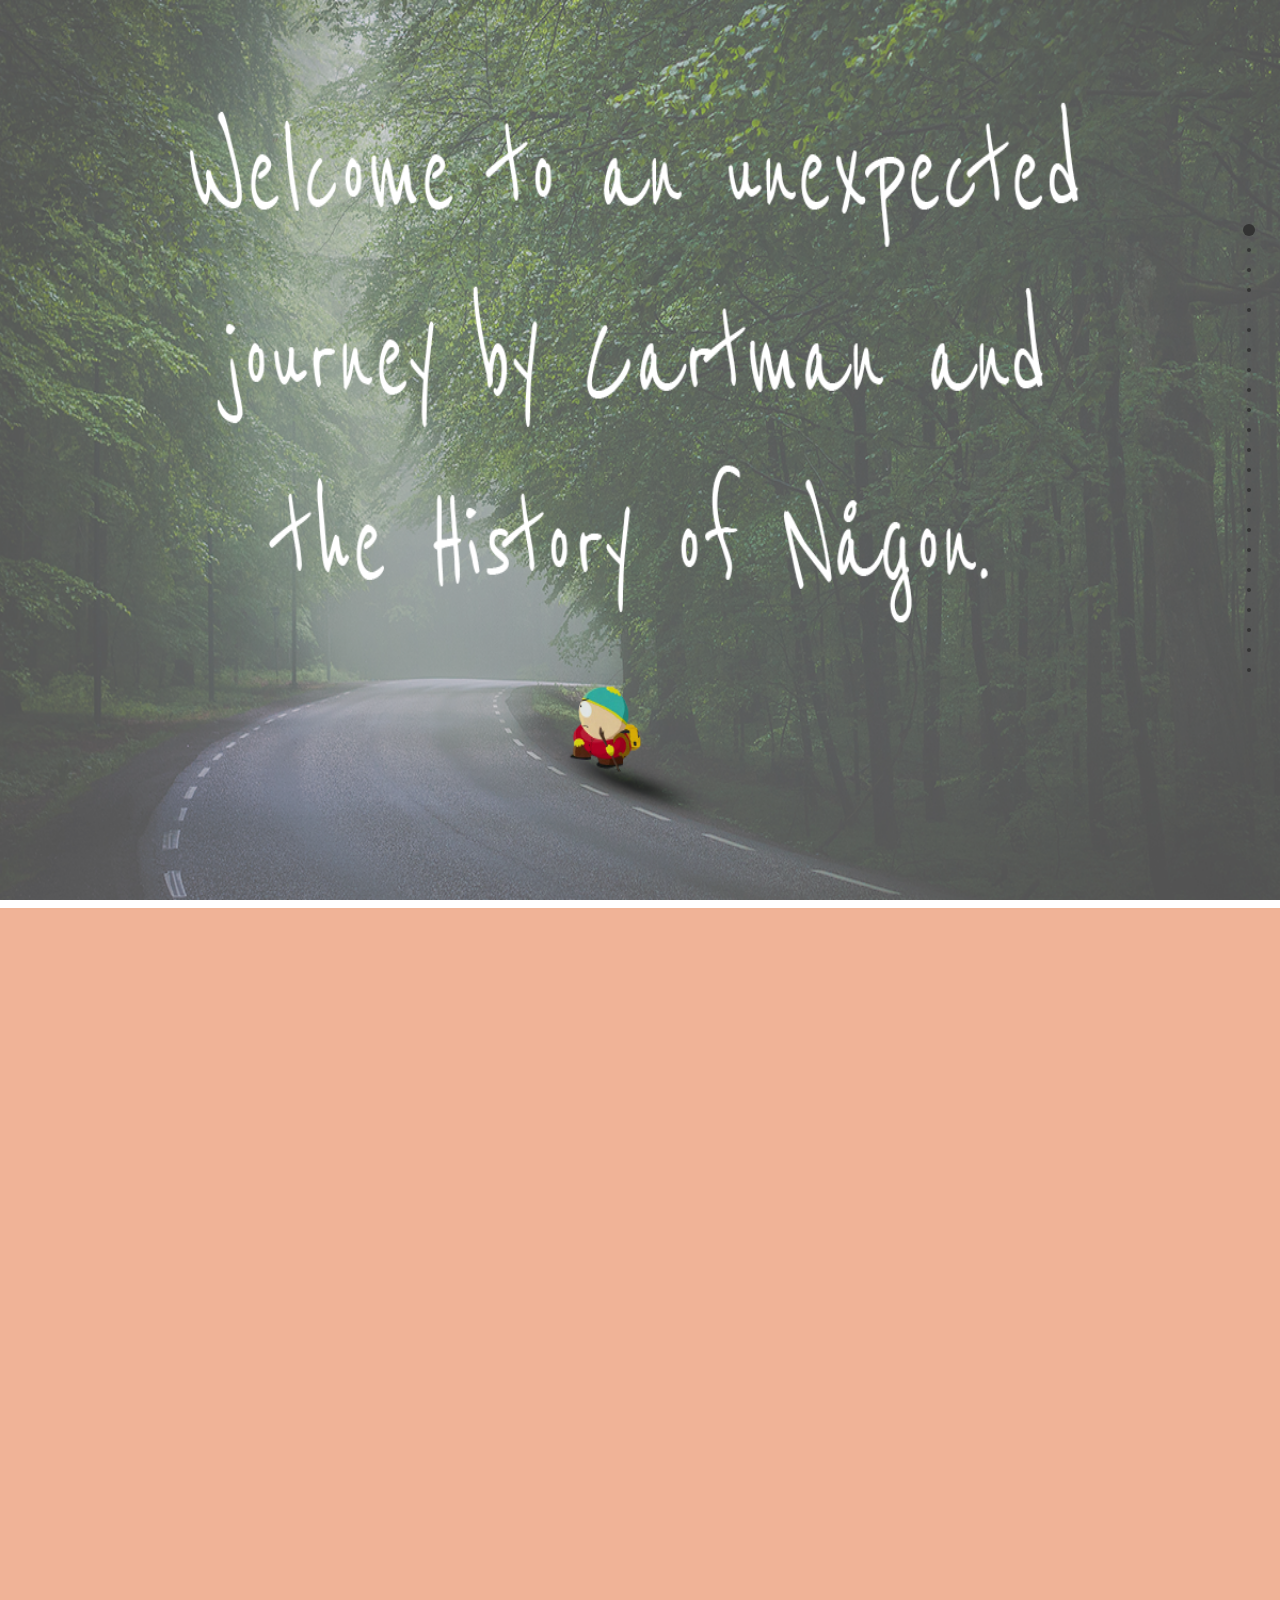
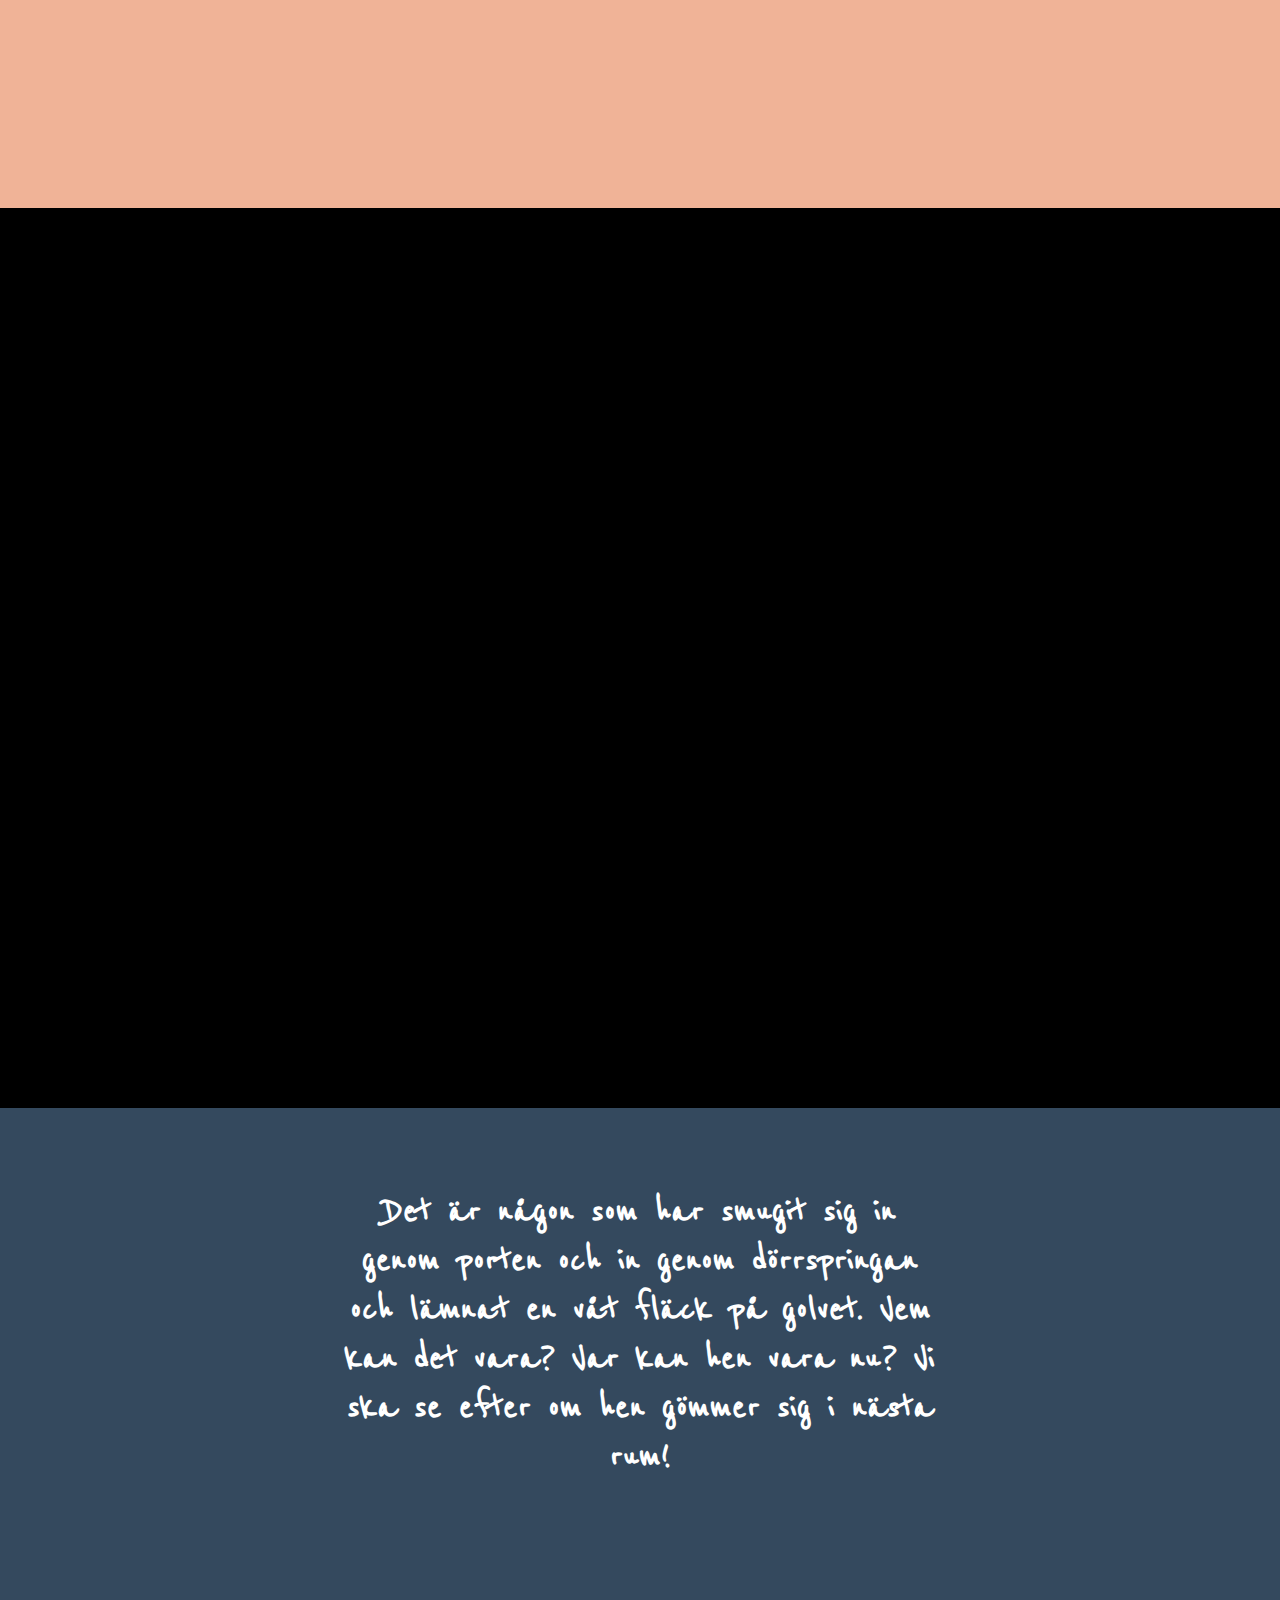
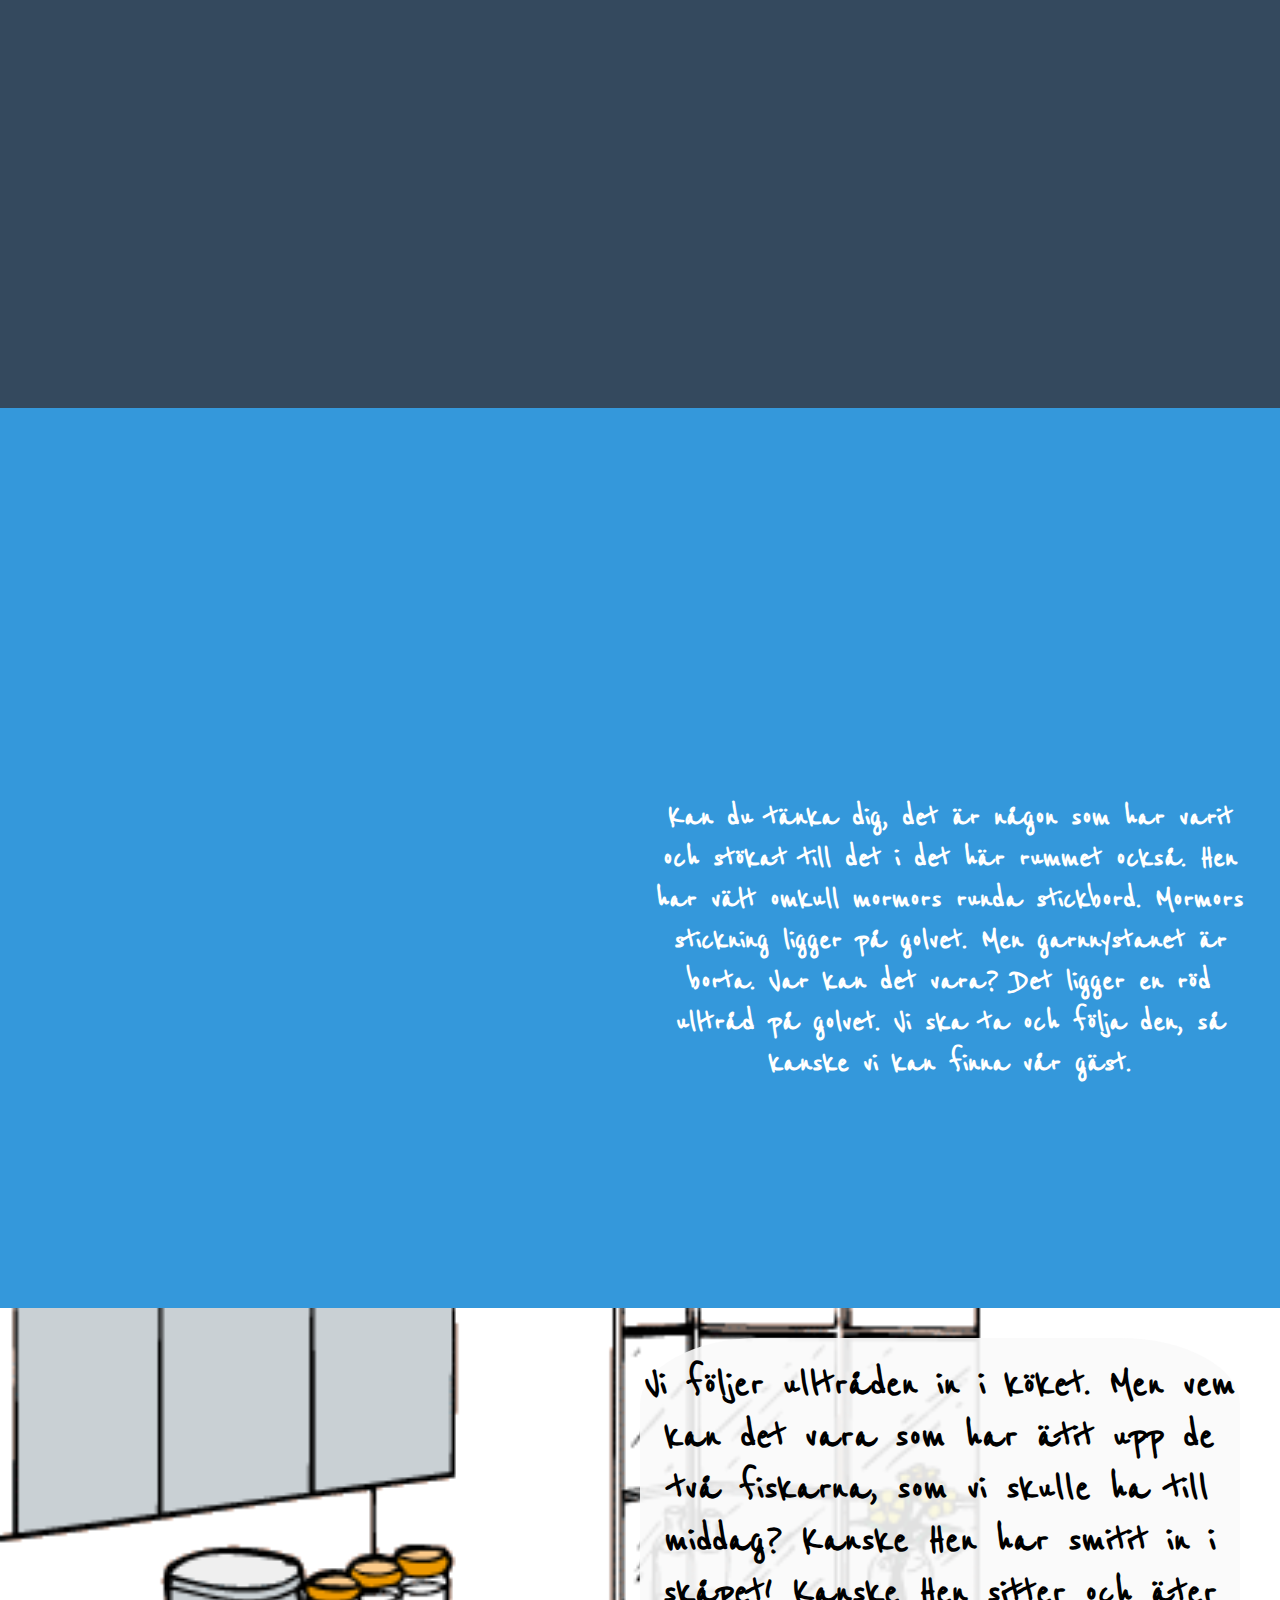
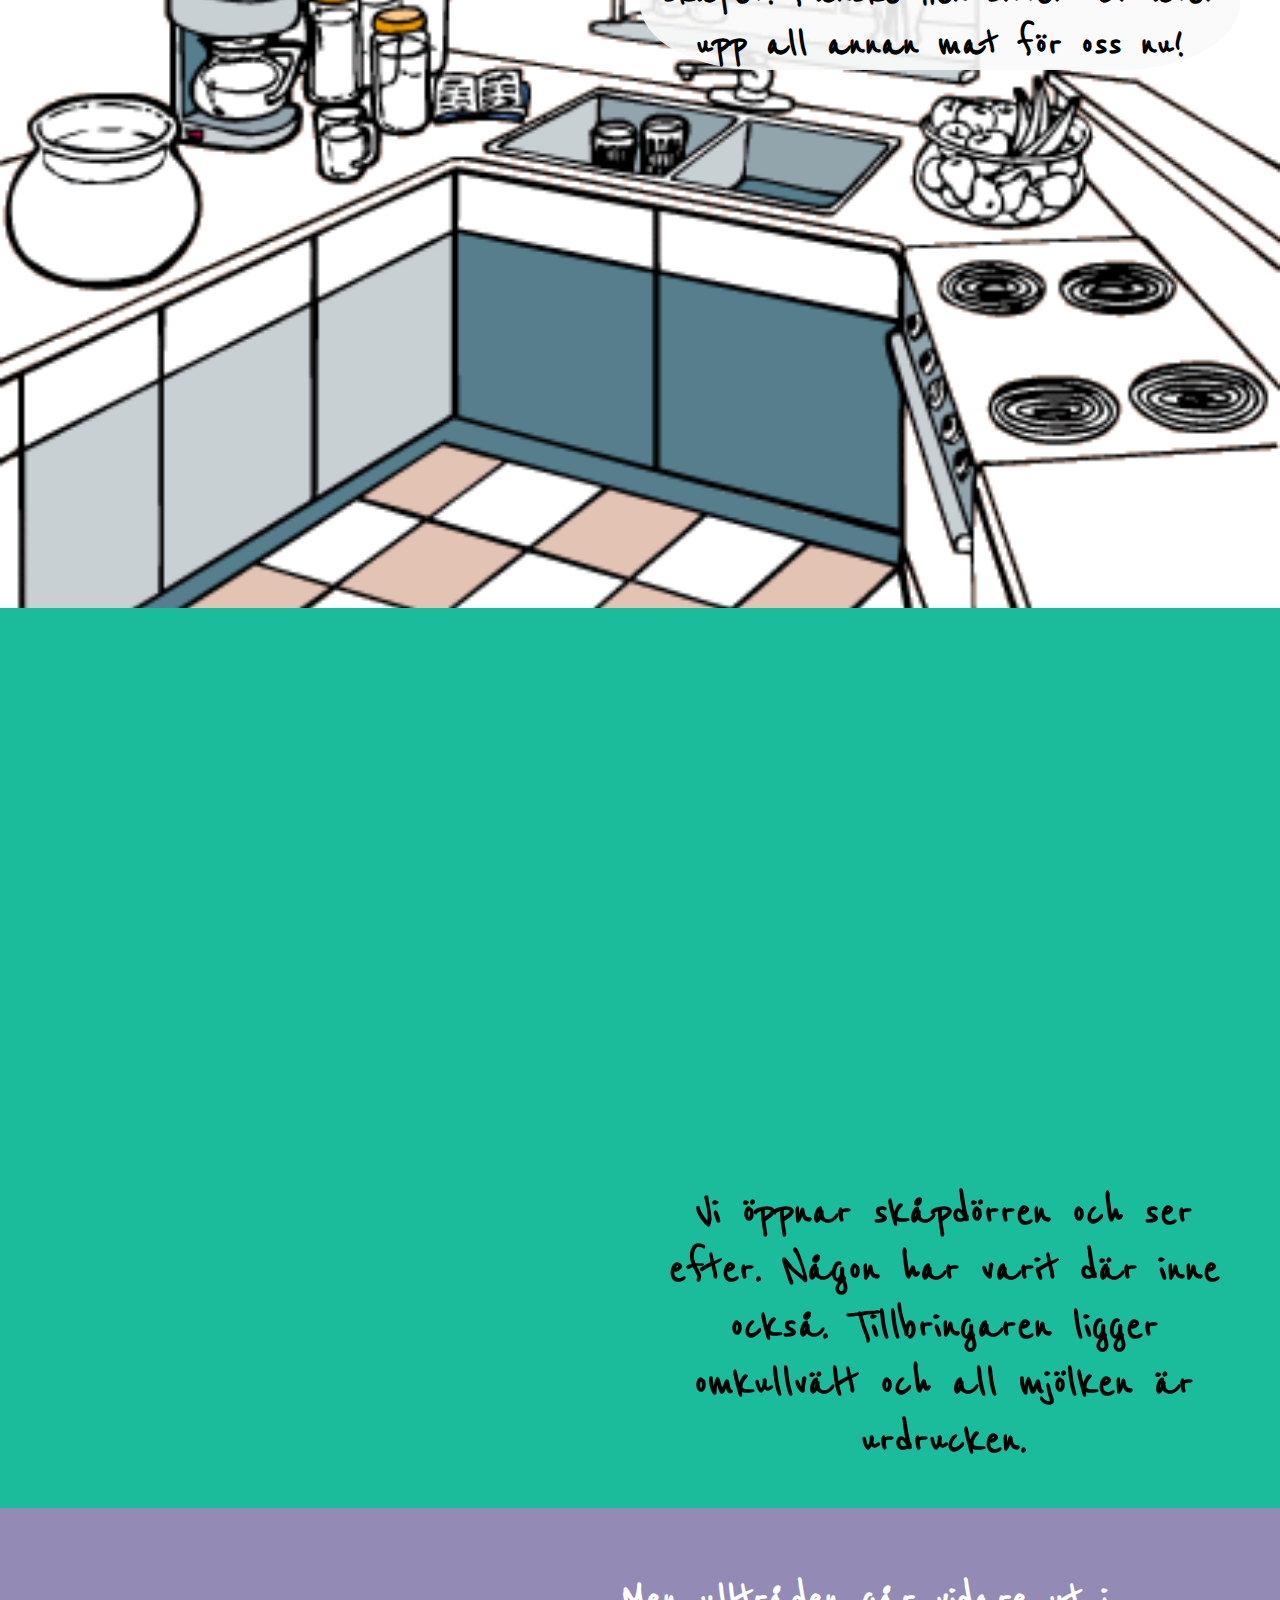
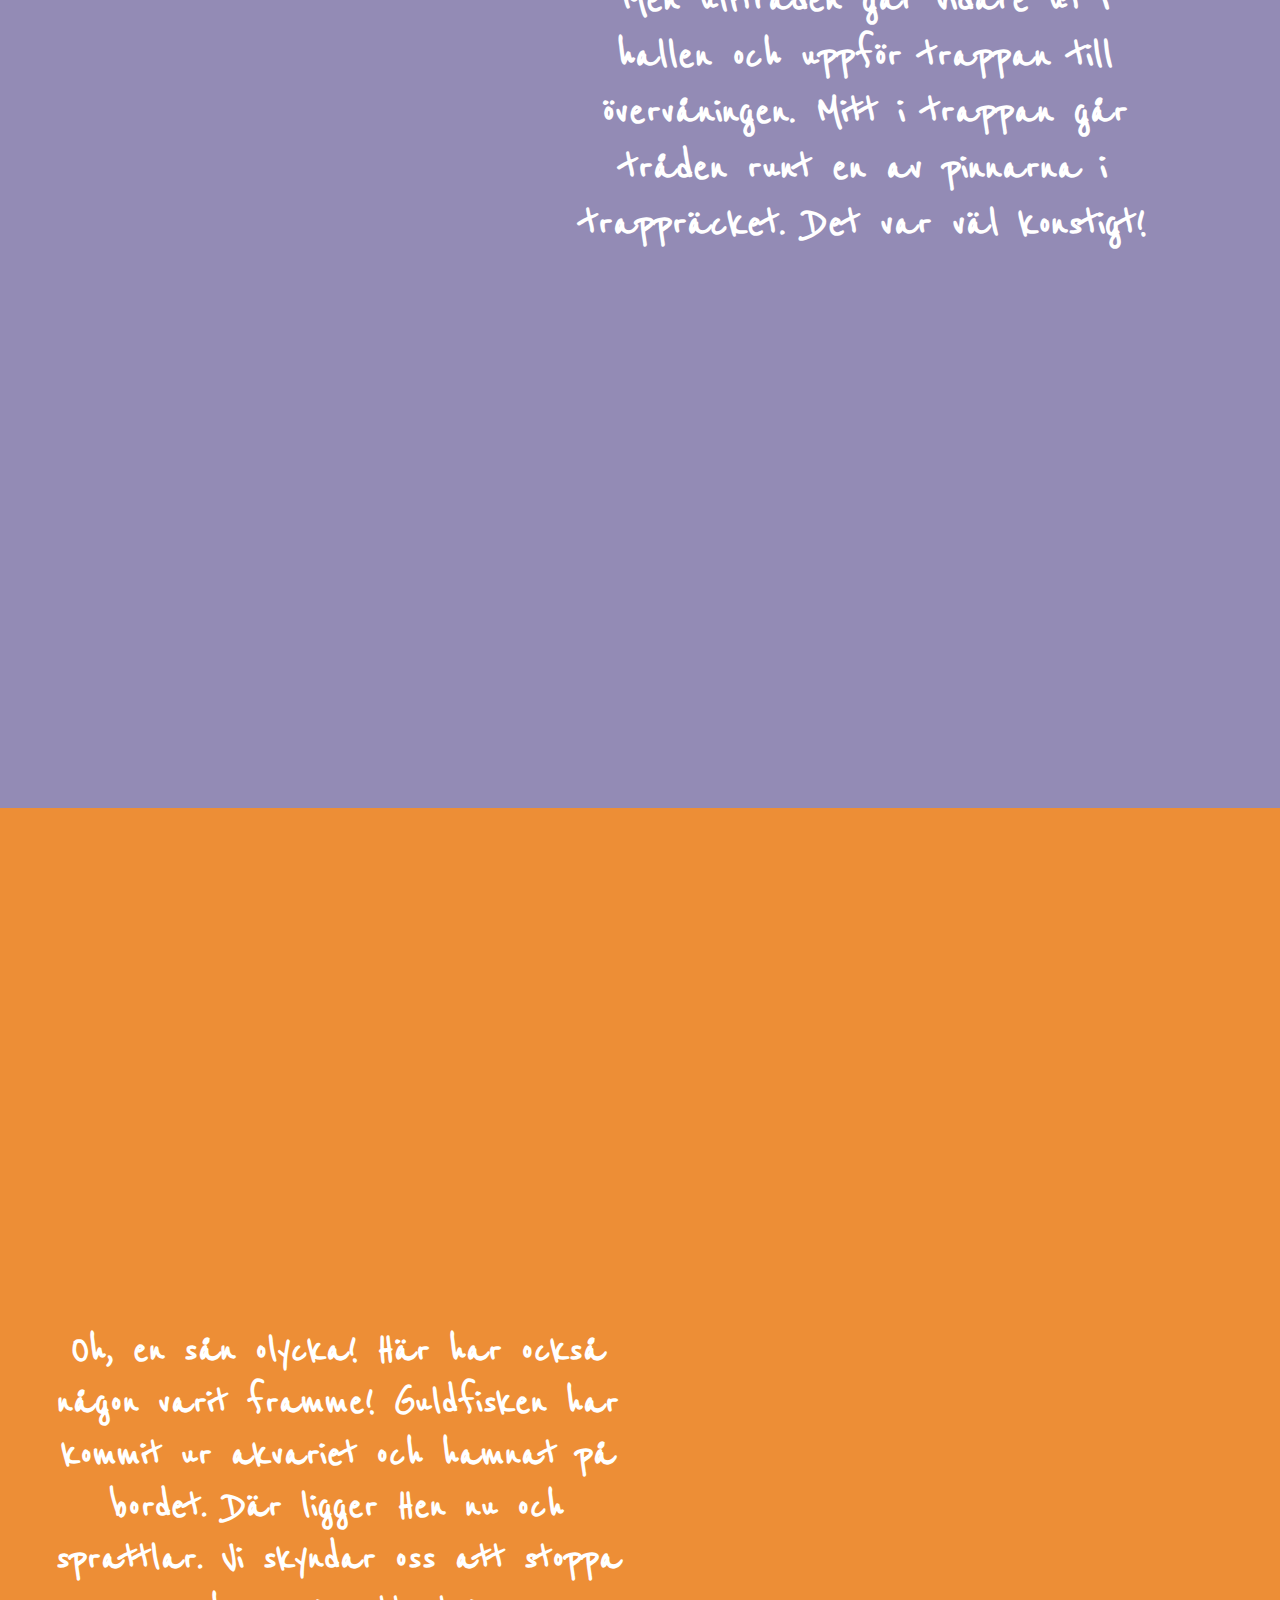
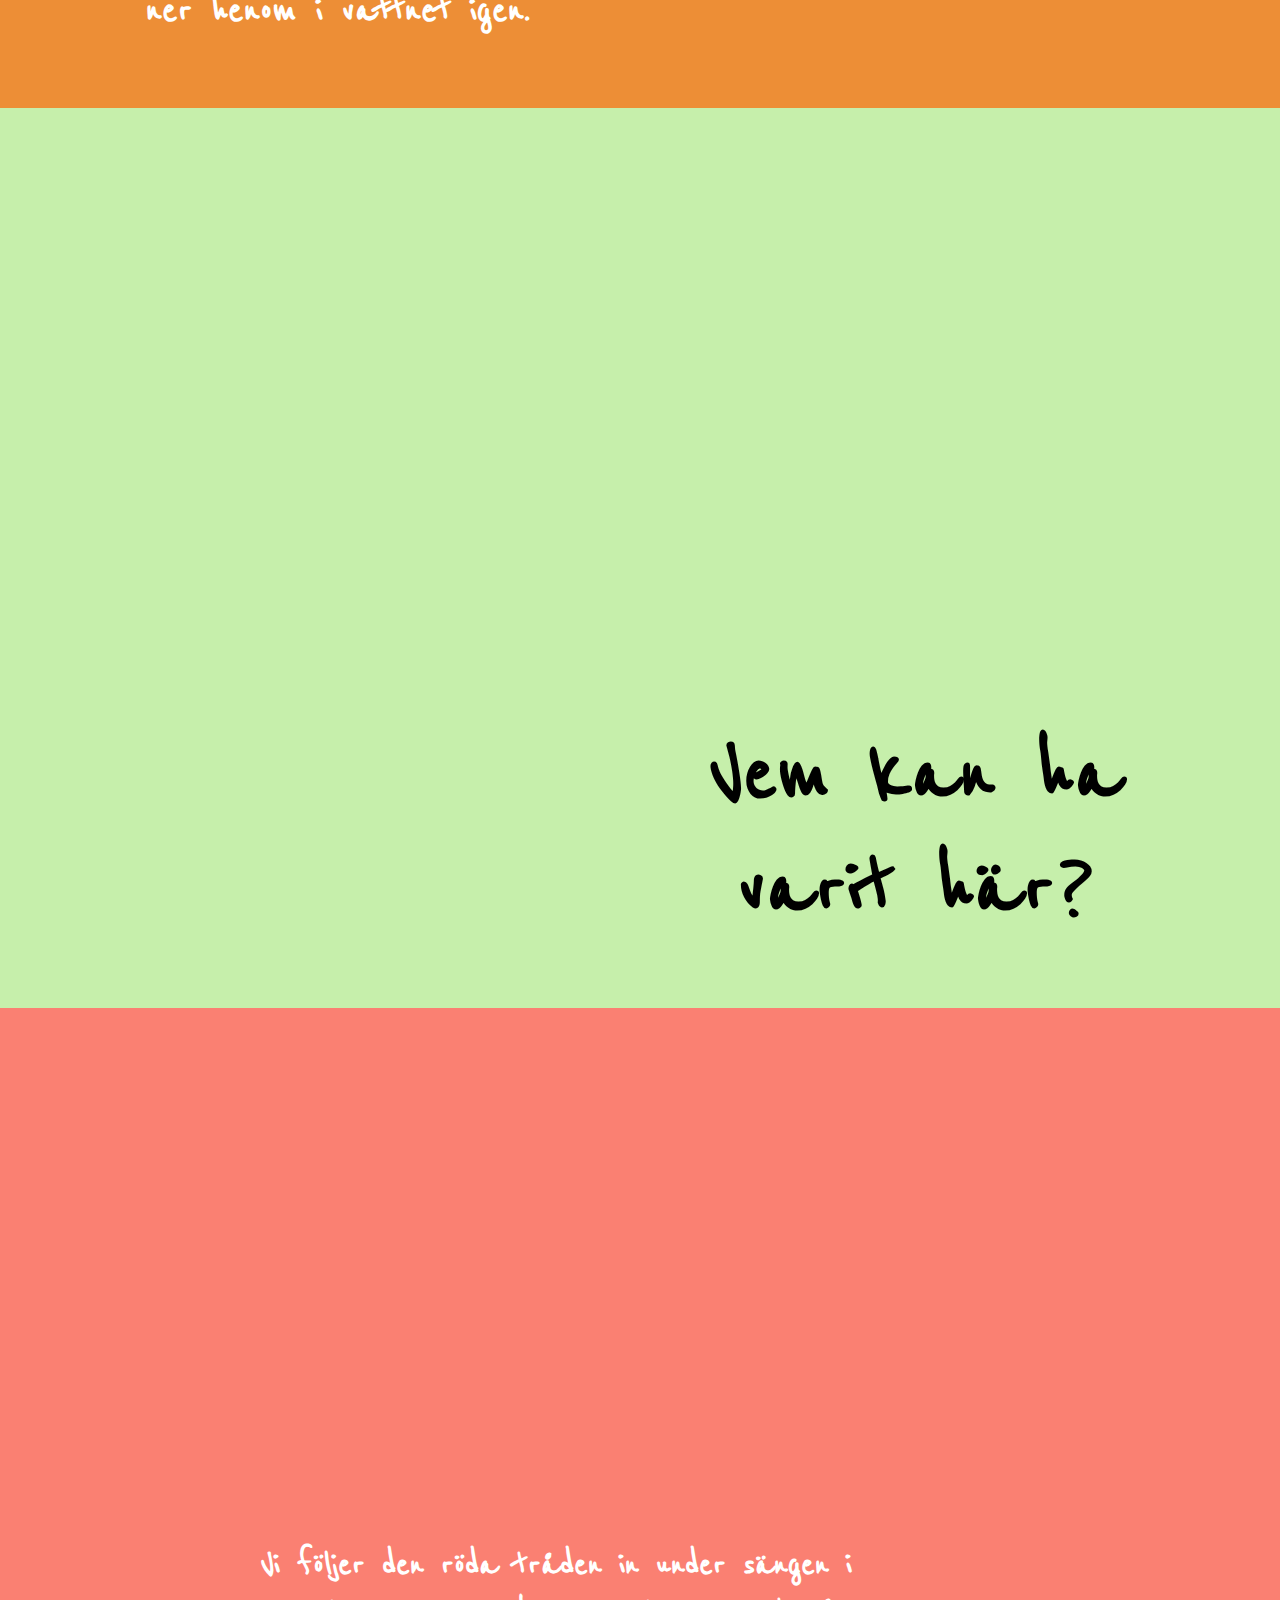
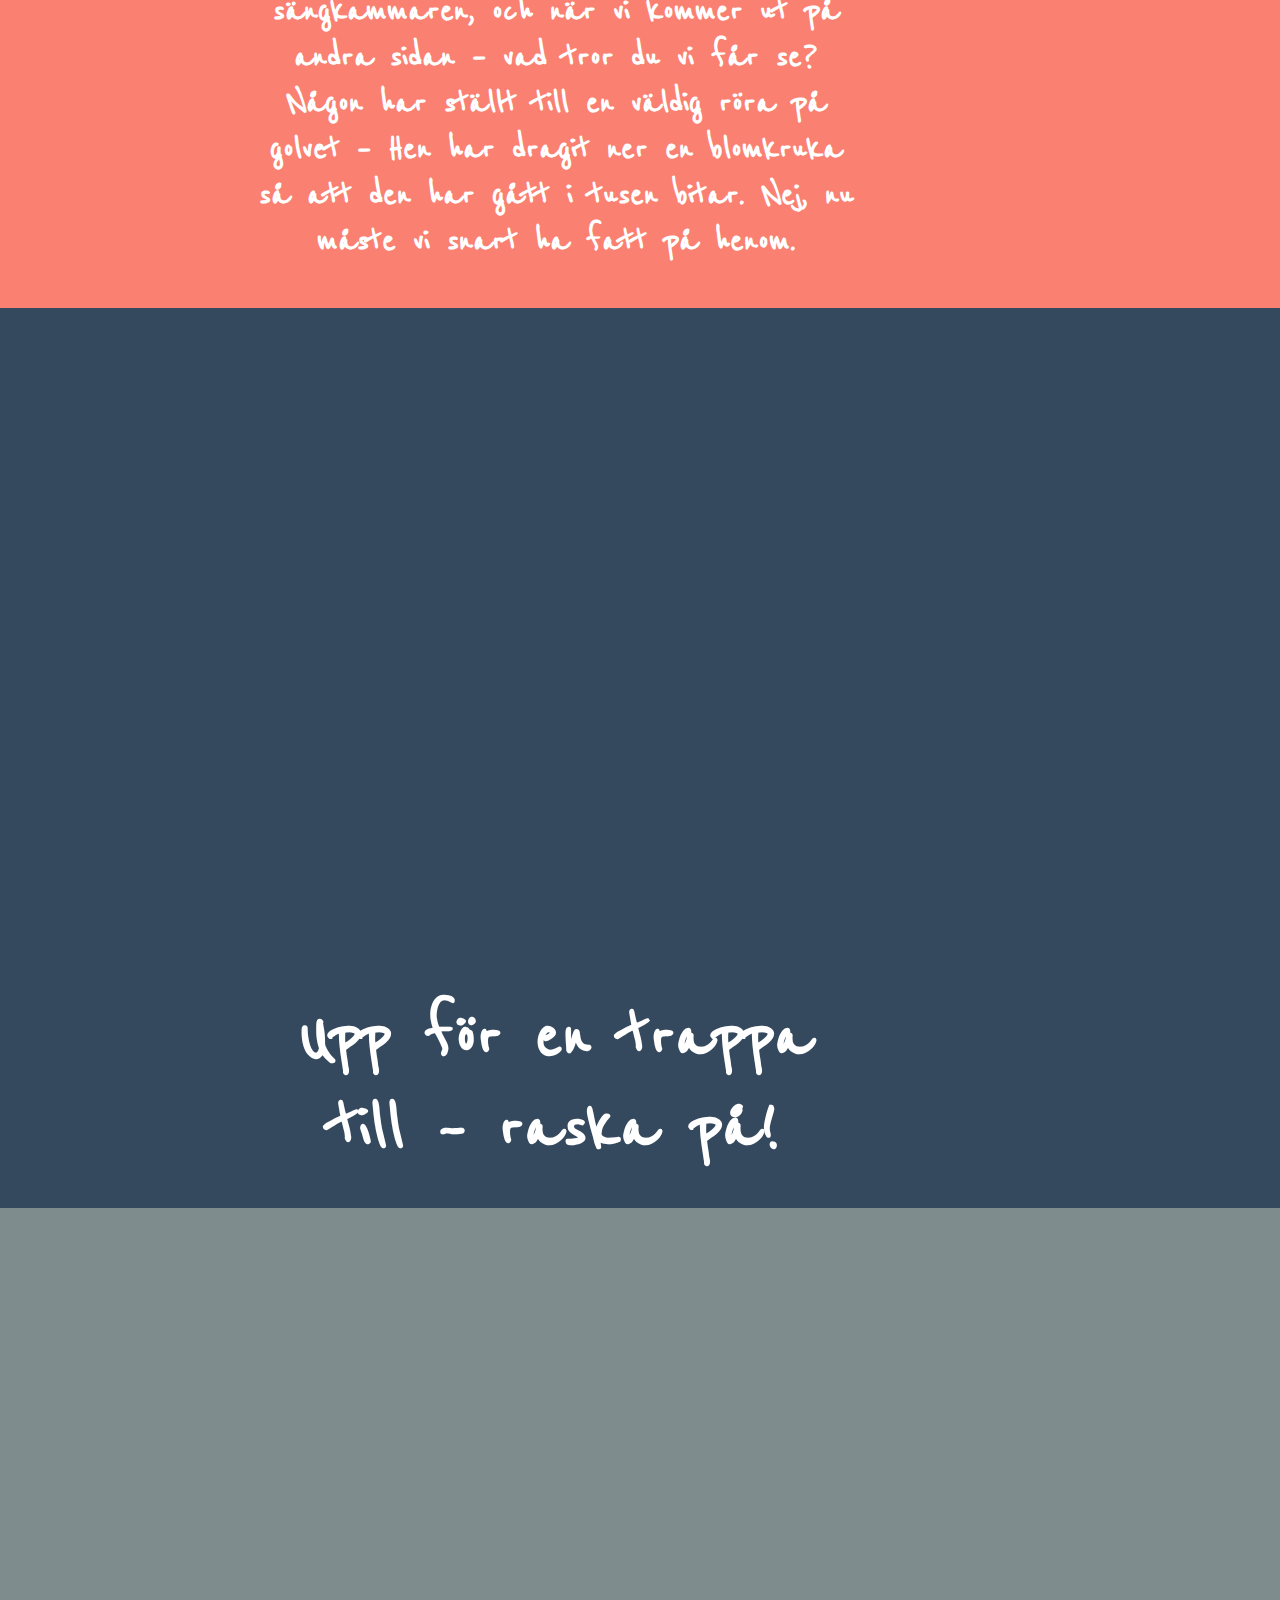
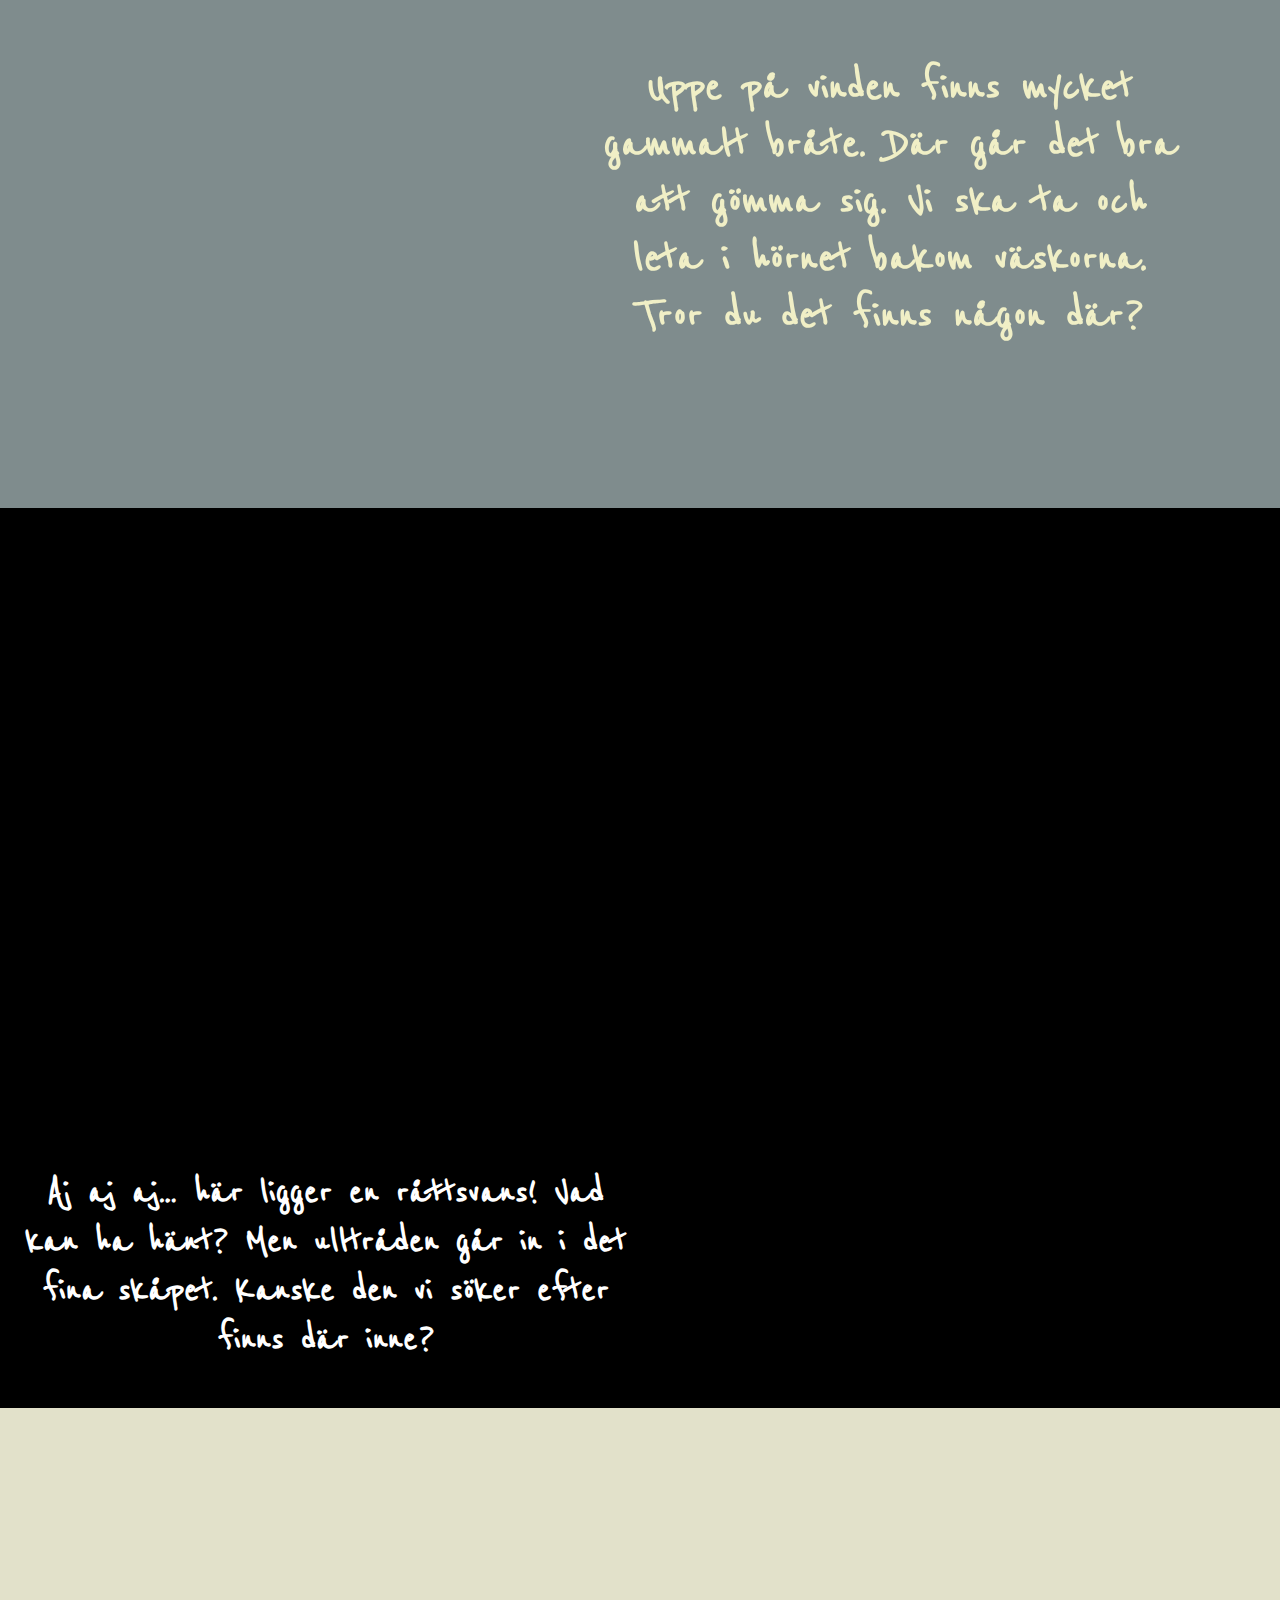
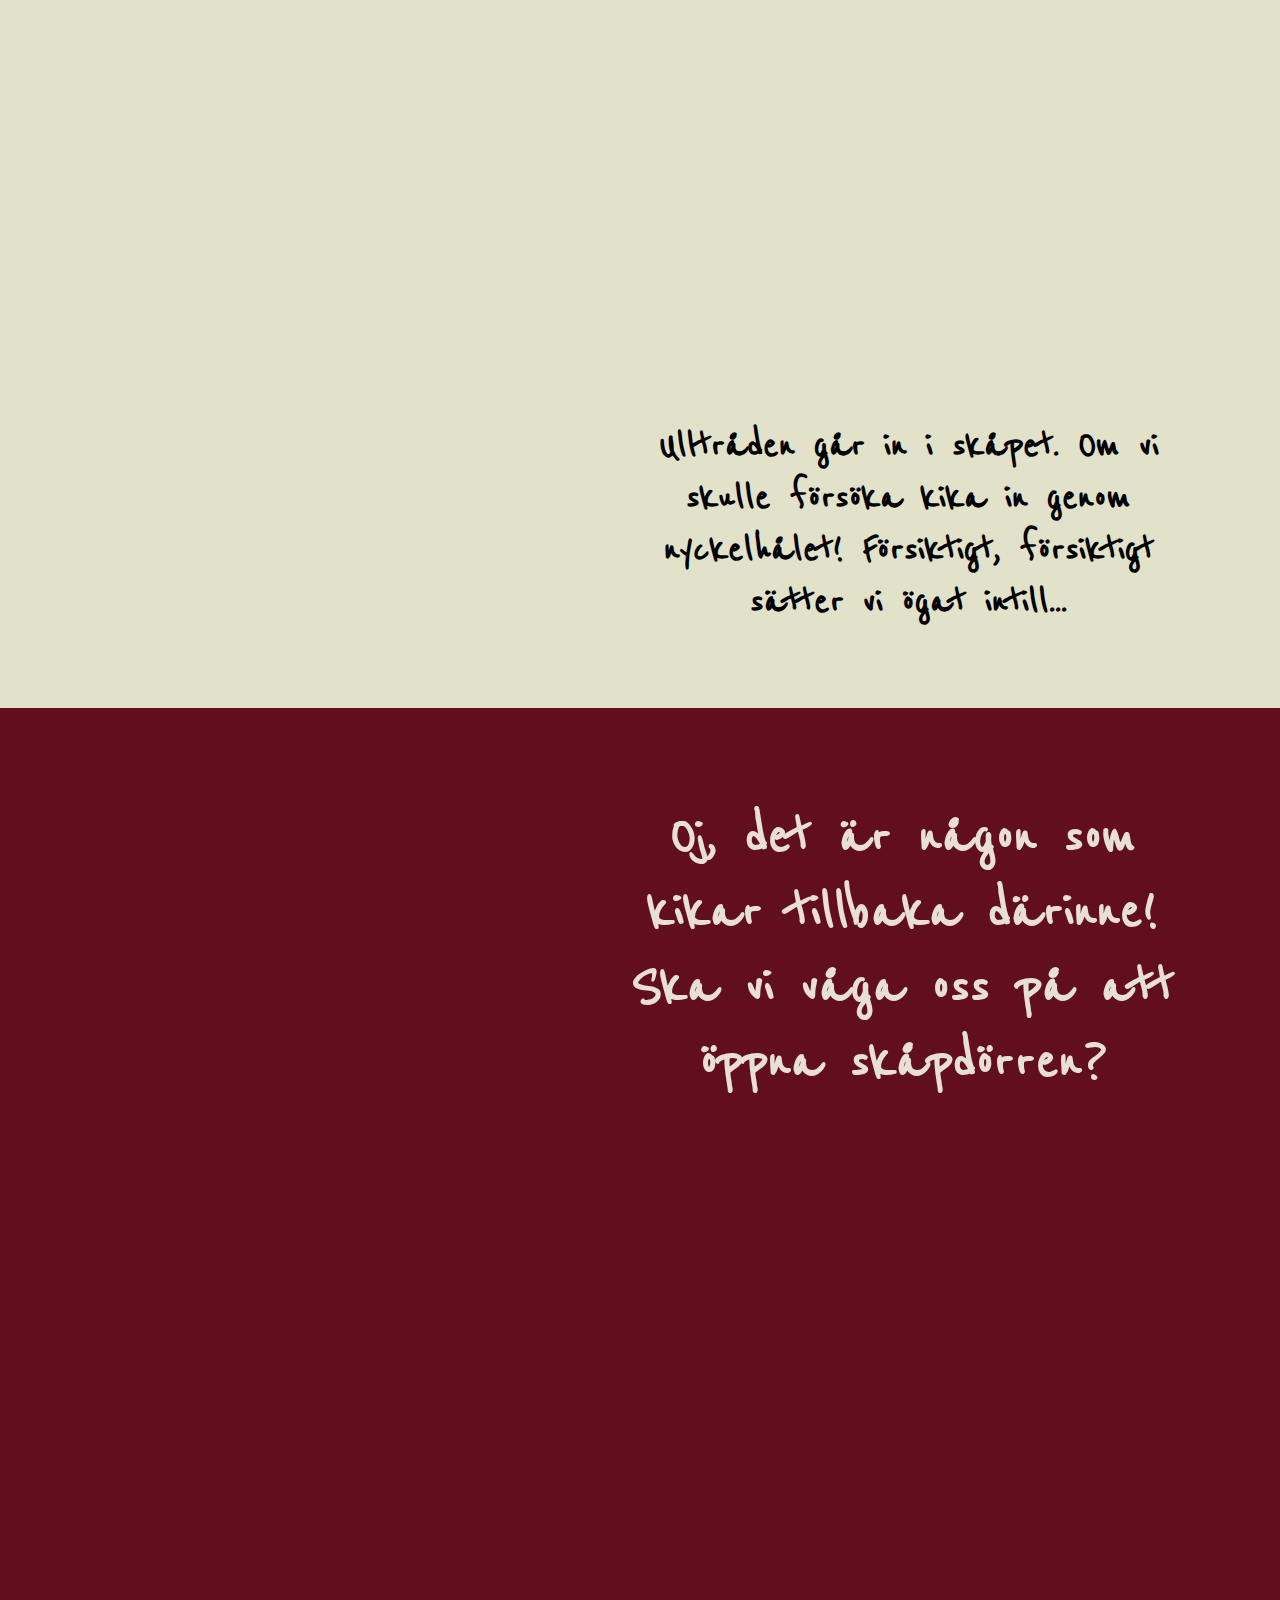
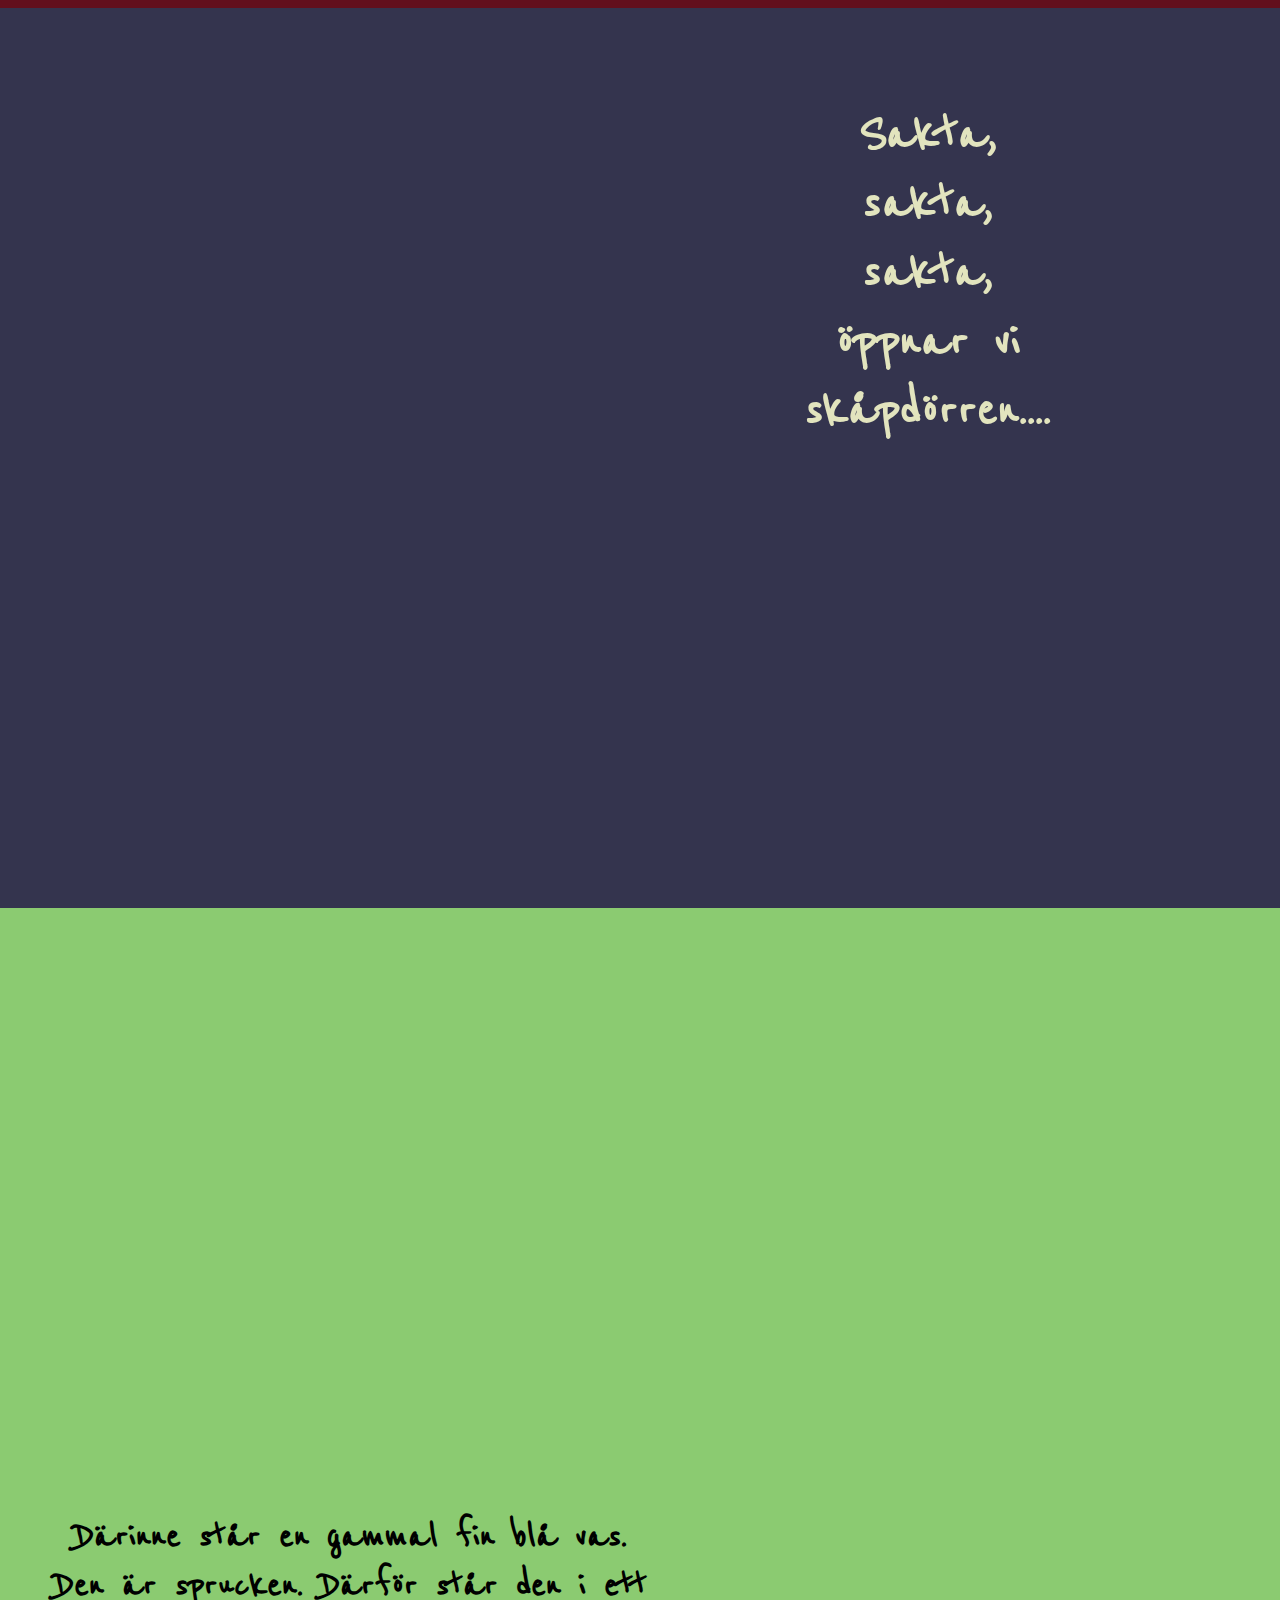
<file: code/index.html>
<!DOCTYPE html>
<html lang="en">

<head>
  <!-- Required meta tags -->
  <meta charset="utf-8">
  <meta name="viewport" content="width=device-width, initial-scale=1, shrink-to-fit=no">
  <!-- Bootstrap CSS -->
  <link rel="stylesheet" href="customize.css">
  <script src="jquery-3.2.1.min.js"></script>
  <script src="jquery.fullPage.min.js"></script>
  <link rel="stylesheet" href="jquery.fullPage.css"></script>
  <link rel="stylesheet" href="animate.css">
  <link href="https://fonts.googleapis.com/css?family=Reenie+Beanie" rel="stylesheet">
  <script src="wow.min.js"></script>
              <script>
              new WOW().init();
              </script>
  <!-- Från gamla skiten -->
  <!-- <script type="text/javascript" src="test-script.js"></script>
  <script type="text/javascript" src="scroll.js"></script>
  <link href="https://fonts.googleapis.com/css?family=Special+Elite" rel="stylesheet"> -->


</head>

<body>

  <div id="wrapper">

    <div class="section">
        <img class="landPage" src="images/startingpage2cursive.png"  alt="">
        <img class="landPageSmall" src="images/startingpagecursivemordor.png" alt="">
    </div>

    <div class="section first">
      <p class="wow fadeInDownBig howdy">Hooowdy Haa!</p>
      <div class="startCart">
      <img class="wow lightSpeedIn"  src="cartman/startHappy.png" alt=""></div>
    </div>

    <div class="section second">
      <div class="secCart"><img class="wow fadeInLeft" src="cartman/wondering5.png" alt=""></div>
      <p class="wow fadeIn">Det här var underligt! Det är en våt fläck på golvet i tamburen! Någon måste ha varit här!</p>
      <div class="splash"><img class="wow fadeInUp" src="images/splash.png" alt=""></div>
    </div>

    <div class="section third">
      <p class="thirdText">Det är någon som har smugit sig in genom porten och in genom dörrspringan och lämnat en våt fläck på golvet. Vem kan det vara? Var kan hen vara nu? Vi ska se efter om hen gömmer sig i nästa rum!</p>
      <div class="cartThr"><img class="wow fadeInUpBig" src="cartman/wondering4.png" alt=""></div>
      <div class="doorDark"><img class="wow flipInY" src="images/doornew.png" alt=""></div>
    </div>

    <div class="section fourth">
      <div class="wondering3"><img class="wow wobble" src="cartman/wondering3.png" alt=""></div>
      <div class="red-yarn"><img class="wow fadeInRightBig"src="images/red-yarn.png" alt=""></div>
      <div class="sowing-table"><img class="wow bounceIn" src="images/sowing-table.png" alt=""></div>
      <p class="fourthText">Kan du tänka dig, det är någon som har varit och stökat till det i det här rummet också. Hen har vält omkull mormors runda stickbord. Mormors stickning ligger på golvet. Men garnnystanet är borta. Var kan det vara? Det ligger en röd ulltråd på golvet. Vi ska ta och följa den, så kanske vi kan finna vår gäst.</p>
    </div>

    <div class="section kitchen">
      <div class="kitchCart"><img class="wow fadeInLeft" src="cartman/terrified.png" alt=""></div>
      <!-- <img class="wow slideInRight kitchen" src="images/kitchen.png" alt=""> -->
      <p class="fifthText">Vi följer ulltråden in i köket. Men vem kan det vara som har ätit upp de två fiskarna, som vi skulle ha till middag? Kanske Hen har smitit in i skåpet! Kanske Hen sitter och äter upp all annan mat för oss nu!</p>
    </div>

    <div class="section sixth">
      <div class="angry"><img class="wow jackInTheBox" src="cartman/angry.png" alt=""></div>
      <div class="milk"><img class="wow fadeInUp" src="images/milk.png" alt=""></div>
      <p class="sixthText">Vi öppnar skåpdörren och ser efter. Någon har varit där inne också. Tillbringaren ligger omkullvält och all mjölken är urdrucken.</p>
    </div>

    <div class="section seventh">
      <p class="seventhText">Men ulltråden går vidare ut i hallen och uppför trappan till övervåningen. Mitt i trappan går tråden runt en av pinnarna i trappräcket. Det var väl konstigt!</p>
      <div class="confused"><img class="wow fadeInUp" src="cartman/confused.png" alt=""></div>
    </div>

    <div class="section eigth">
      <div class="helpingFishes"><img class="wow bounceInLeft" src="cartman/helpingFishes.png" alt=""></div>
      <div class="fishbowl"><img class="wow bounceInLeft" src="images/fishbowl.png" alt=""></div>
      <p class="eigthText">Oh, en sån olycka! Här har också någon varit framme! Guldfisken har kommit ur akvariet och hamnat på bordet. Där ligger Hen nu och sprattlar. Vi skyndar oss att stoppa ner henom i vattnet igen.</p>
    </div>

    <div class="section ninth">
      <div class="wondering7v2"><img class="wow fadeInDown" src="cartman/wondering7v2.png" alt=""></div>
      <p class="ninthText">Vem kan ha varit här?</p>
    </div>

    <div class="section tenth">
      <div class="angryyy"><img class="wow shake" src="cartman/angryyy.png" alt=""></div>
      <div class="broken-vase"><img class="wow flash" src="images/broken-vase.png" alt=""></div>
      <p class="tenthText">Vi följer den röda tråden in under sängen i sängkammaren, och när vi kommer ut på andra sidan – vad tror du vi får se? Någon har ställt till en väldig röra på golvet – Hen har dragit ner en blomkruka så att den har gått i tusen bitar. Nej, nu måste vi snart ha fatt på henom.</p>
    </div>

    <div class="section eleventh">
      <div class="searchingflip"><img class="wow rubberBand" src="cartman/searchingflip.png" alt=""></div>
      <div class="stairs"><img class="wow tada" src="images/stairs.png" alt=""></div>
      <p class="eleventhText">Upp för en trappa till – raska på!</p>
    </div>

    <div class="section twelfth">
      <div class="searchingcart"><img class="wow fadeInLeft" src="cartman/searchingcart.png" alt=""></div>
      <div class="attic"><img class="wow bounceInRight" src="images/attic.png" alt=""></div>
      <div class="spider"><img class="wow bounceInLeft" src="images/spider.png" alt=""></div>
      <p class="twelfthText">Uppe på vinden finns mycket gammalt bråte. Där går det bra att gömma sig. Vi ska ta och leta i hörnet bakom väskorna. Tror du det finns någon där?</p>
    </div>

    <div class="section thirteenth">
      <div class="scaredFaceCartman"><img class="wow fadeInLeft" src="cartman/scaredFaceCartman.png" alt=""></div>
      <div class="wardrobe"><img class="wow shake" src="images/wardrobe.png" alt=""></div>
      <div class="rat"><img class="wow fadeInRight" src="images/rat.png" alt=""></div>
      <p class="thirteenthText">Aj aj aj… här ligger en råttsvans! Vad kan ha hänt? Men ulltråden går in i det fina skåpet. Kanske den vi söker efter finns där inne?</p>
    </div>

    <div class="section fourteenth">
      <div class="sneakingScared"><img class="wow bounceInDown" data-wow-duration="2s" src="cartman/sneakingScared.png" alt=""></div>
      <div class="keyholecat2"><img class="wow fadeIn" data-wow-duration="4s" src="images/keyholecat2.png" alt=""></div>
      <p class="fourteenthText">Ulltråden går in i skåpet. Om vi skulle försöka kika in genom nyckelhålet! Försiktigt, försiktigt sätter vi ögat intill...</p>
    </div>



    <div class="section fifteenth">
      <div class="terrified"><img class="wow rubberBand" src="cartman/terrified.png" alt=""></div>
      <p class="fifteenthText">Oj, det är någon som kikar tillbaka därinne! Ska vi våga oss på att öppna skåpdörren?</p>
    </div>

    <div class="section sixteenth">
      <div class="wondering5"><img class="wow slideInLeft" src="cartman/wondering5.png" alt=""></div>
      <div class="hand-open"><img class="wow fadeInRightBig" data-wow-duration="3s" src="images/hand-open.png" alt=""></div>
      <p class="sixteenthText">Sakta, sakta, sakta, öppnar vi skåpdörren....</p>
    </div>

    <div class="section seventeenth">
      <div class="cart7"><img class="wow fadeInRight" src="cartman/wondering3.png" alt=""></div>
      <div class="vaseFall"><img class="wow swing" src="images/blue-vase.png" alt=""></div>
      <p class="seventeenthText">Därinne står en gammal fin blå vas. Den är sprucken. Därför står den i ett skåp på vinden. Ulltråden går ner i den gamla fina vasen. Ska vi våga ta ut den och se efter vad som finns i den?</p>
    </div>

    <div class="section eigthteenth">
      <div class="cart8"><img class="wow shake" src="cartman/wondering4.png" alt=""></div>
      <div class="yarn8"><img class="wow fadeInRight" src="images/red-yarn.png" alt=""></div>
      <div class="vase8"><img src="images/vaseFlipped.png" alt=""></div>
      <p class="eigthteenText">Den gamla fina, blå vasen trillar omkull! Det faller ut ett rött grannystan! Det är mormors nystan, som vi letat så länge efter. Finns det något mer i vasen, tror du?</p>
    </div>

    <div class="section nineteenth">
      <p class="nineteenthText">I vasen fanns också den här lilla kissemissen. Det var Hen som gjorde en våt fläck på golvet. Det var Hen som stjälpte mormors bord och åt upp de två fiskarna och drack ur mjölken och gick upp för trappan och fiskade upp en guldfisk och välte ner en blomkruka och gick upp på vinden och åt upp en råtta och kröp in i skåpet och slank ner i vasen, där vi hittade henom.</p>
      <div class="cart9"><img src="cartman/cute.png" alt=""></div>
      <div class="cat9"><img src="images/cat.png" alt=""></div>
    </div>

    <div class="section lastPage">
      <p class="textLast">Kissemissen heter Nisse. Men vill du veta något mera, så får du fråga honom själv!</p>
      <div class="cartmanandcat"><img src="images/cartmanandcat.png" alt=""></div>
      <p class="end">...and they lived happily ever after!</p>
    </div>
    <div class="section">

    </div>
    <div class="section">

    </div>




  </div>



  <script type="text/javascript">
    $(document).ready(function() {
      $('#wrapper').fullpage({
        scrollBar: true,
        navigation: true
      });
    });
  </script>

  <!-- <script src="wow-master/dist/wow.js"></script>
  <script>
  var wow = new WOW(
  {
    boxClass:     ‘wow’,      // animated element css class (default is wow)
    animateClass: ‘animated’, // animation css class (default is animated)
    offset:       0,          // distance to the element when triggering the animation (default is 0)
    mobile:       true,       // trigger animations on mobile devices (default is true)
    live:         true,       // act on asynchronously loaded content (default is true)

   callback:     function(box) {
      // the callback is fired every time an animation is started
      // the argument that is passed in is the DOM node being animated
    },
    scrollContainer: null // optional scroll container selector, otherwise use window
  }
);
wow.init();
</script> -->

<!-- Från gamla skiten -->


  <!-- Optional JavaScript -->
  <!-- jQuery first, then Popper.js, then Bootstrap JS -->


</html>
</file>
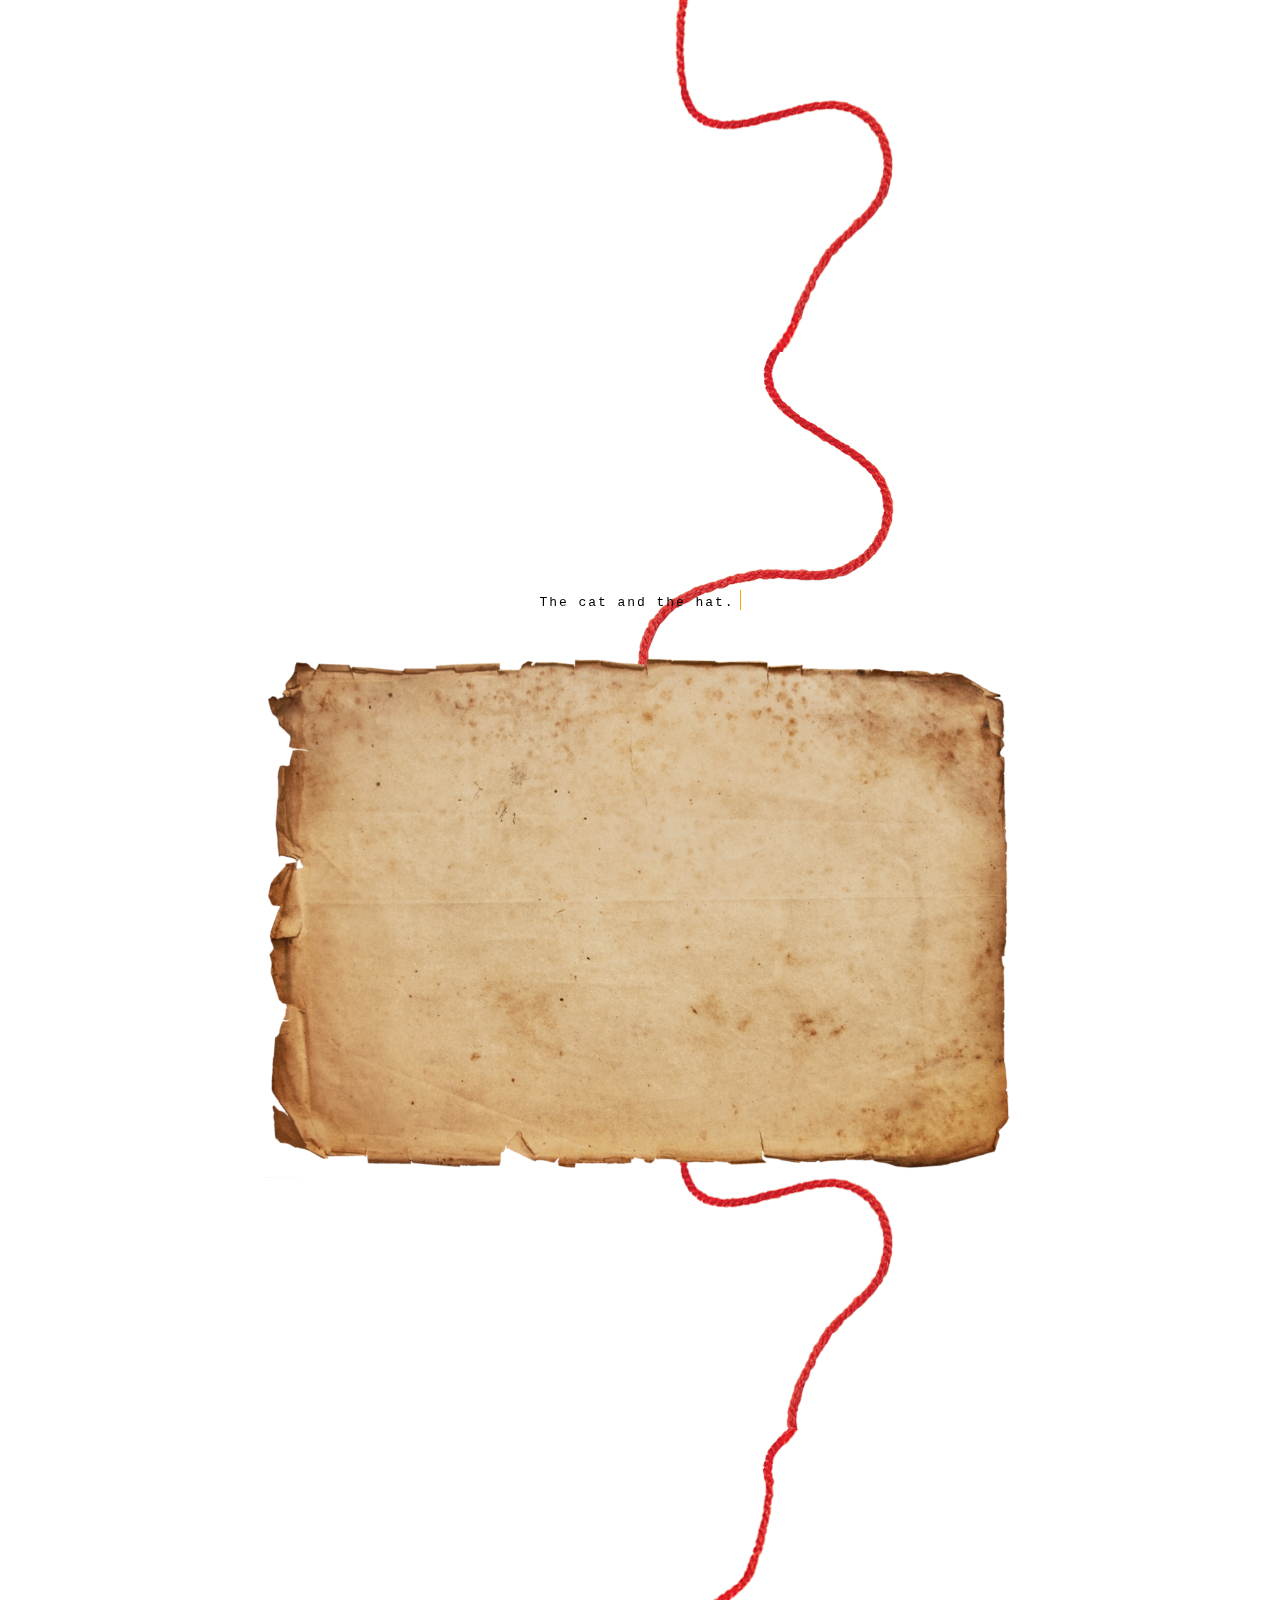
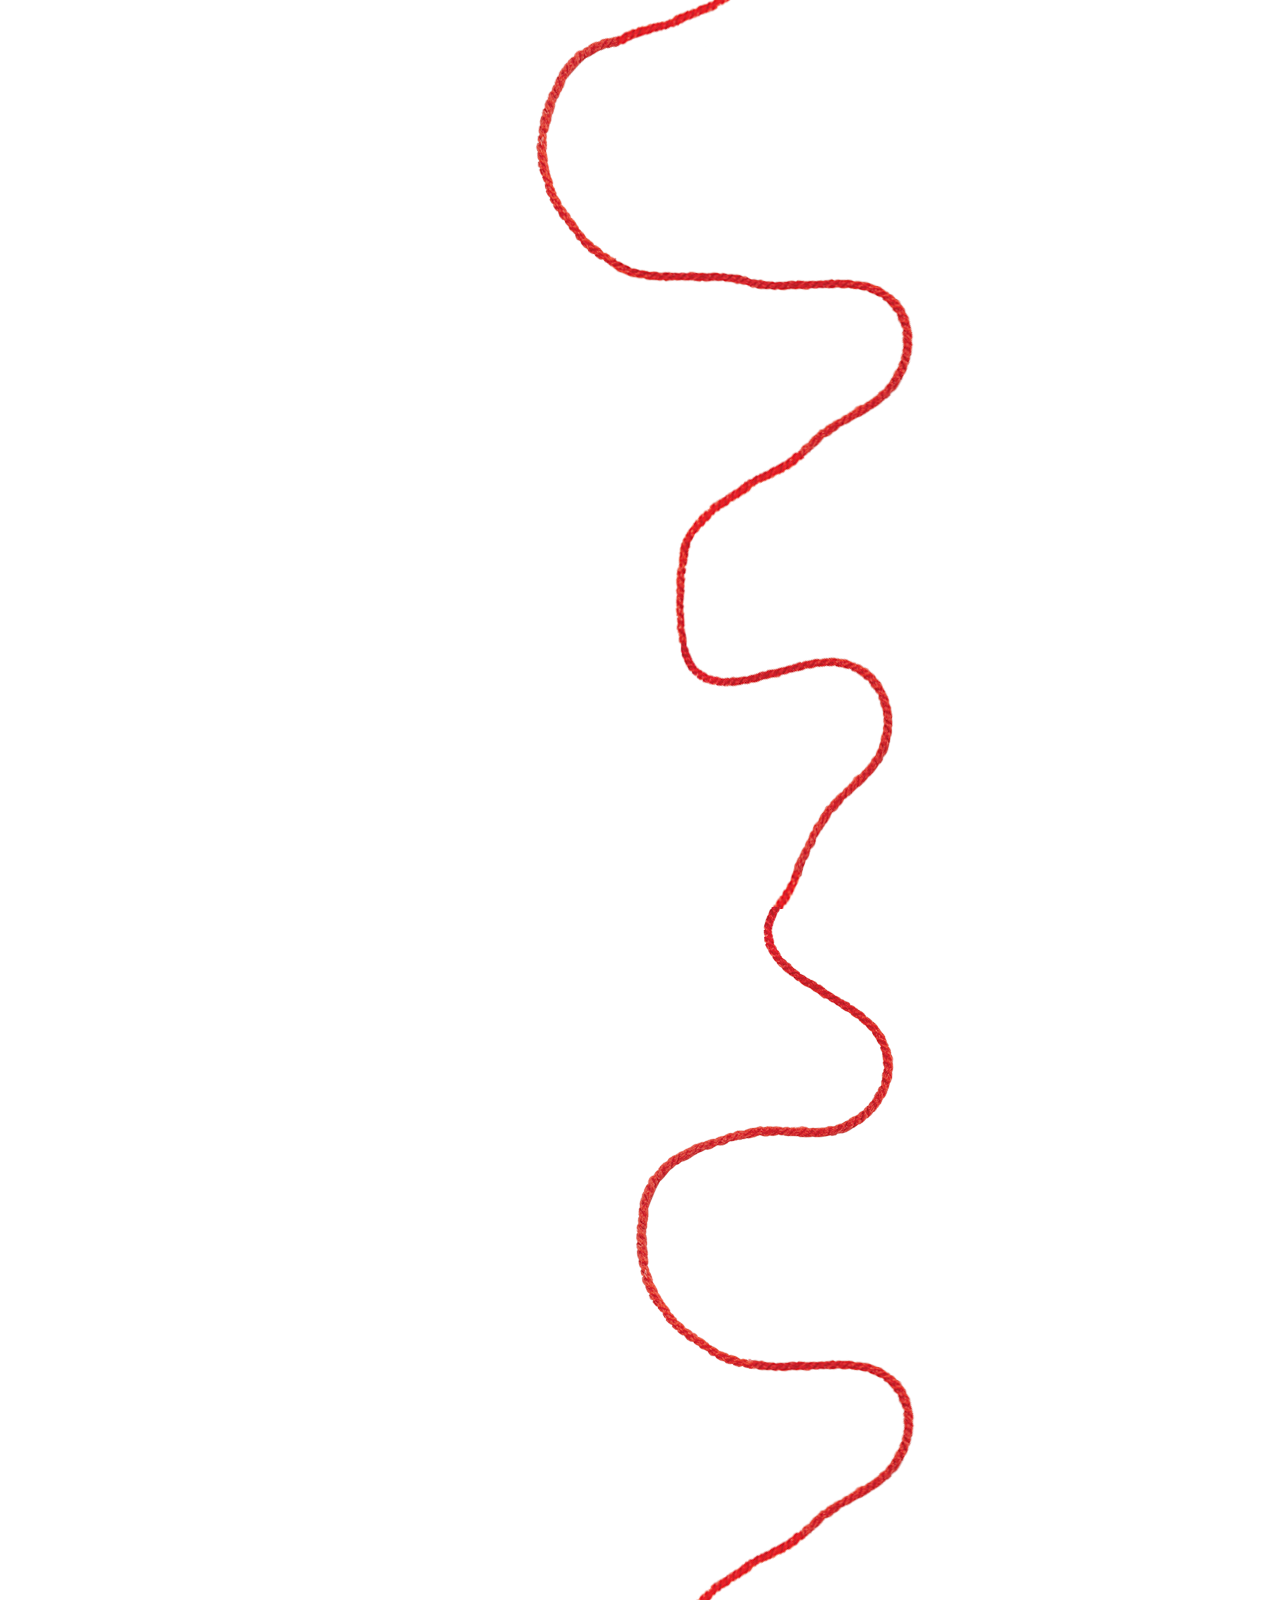
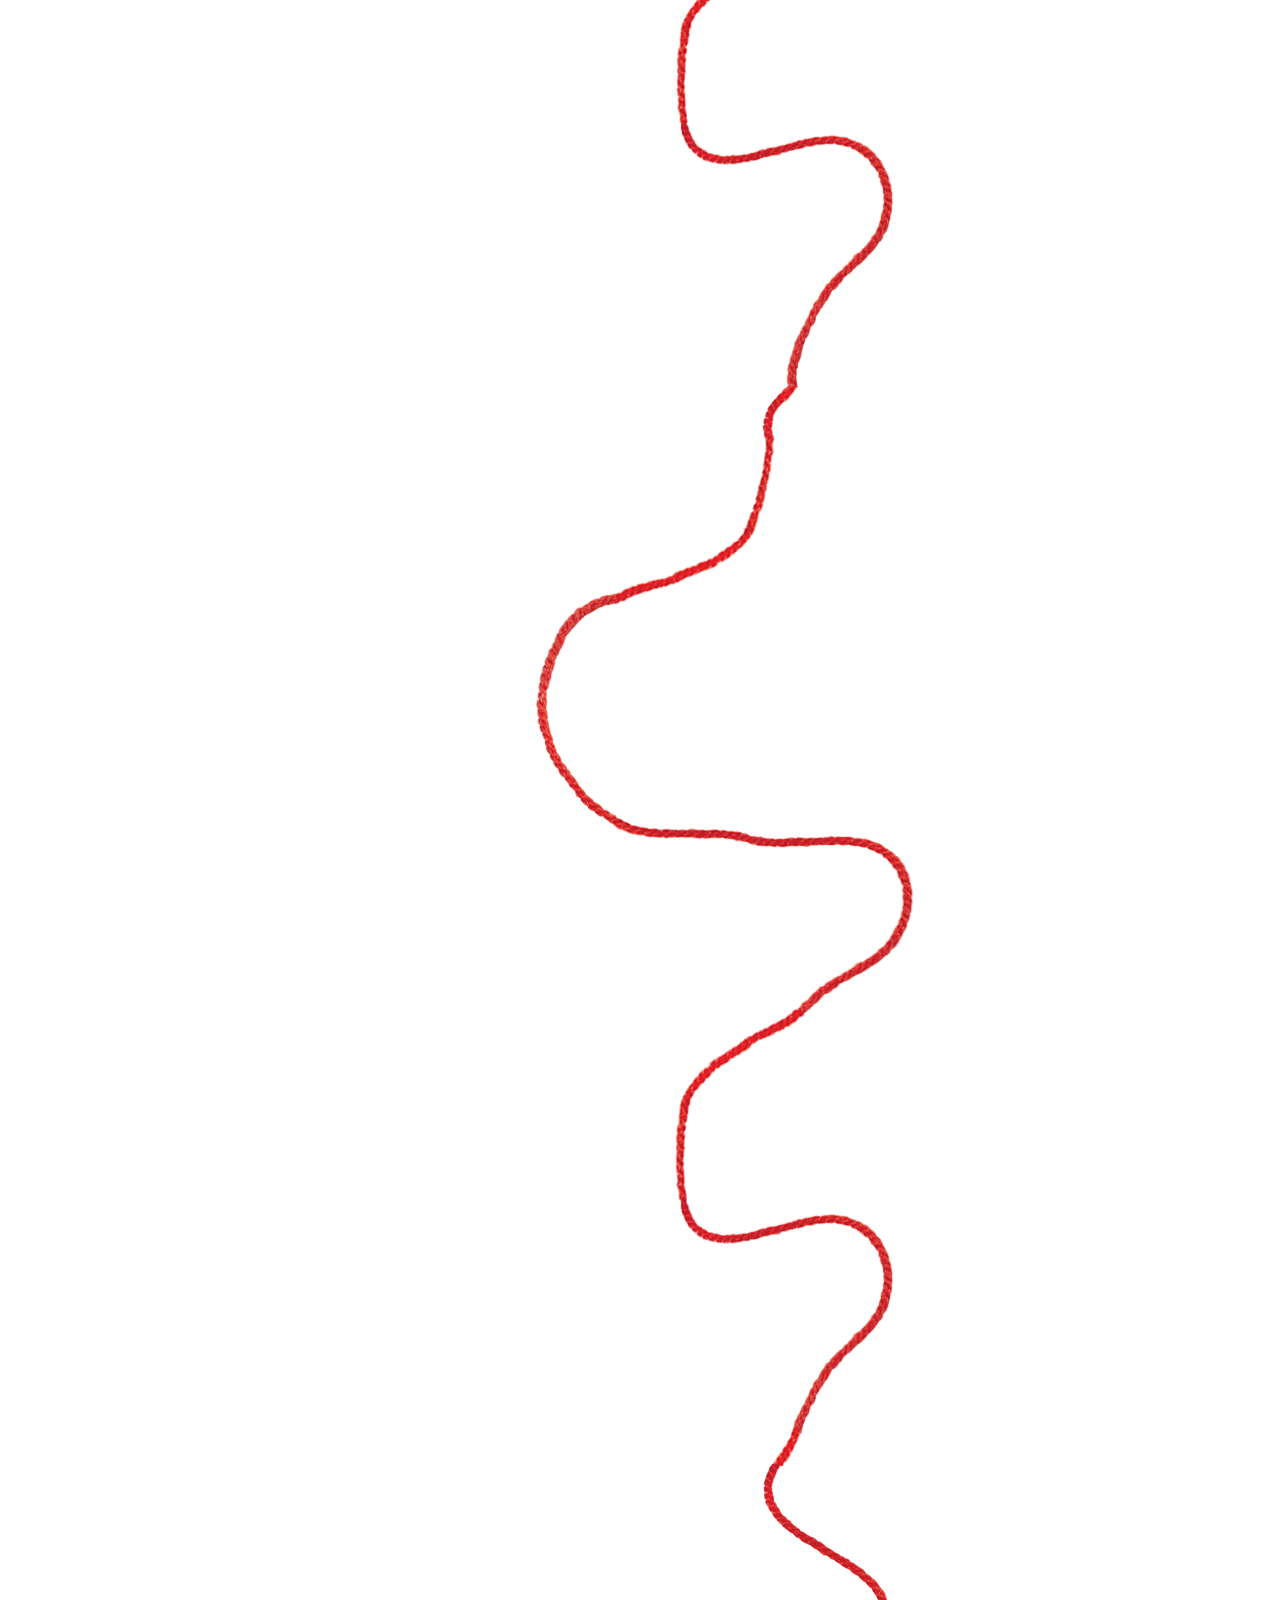
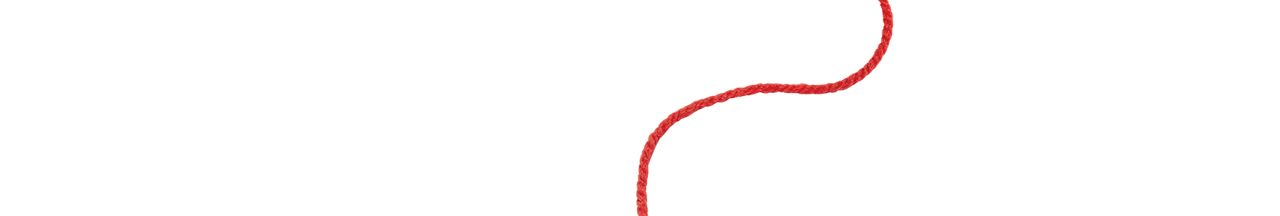
<file: code/RIKTIG KOD/index.html>
<!DOCTYPE html>
<html lang="en">
<head>
  <meta charset="UTF-8">
  <meta name="viewport" content="width=device-width, initial-scale=1.0">
  <meta http-equiv="X-UA-Compatible" content="ie=edge">
  <link rel="stylesheet" href="styles/style.css">
  <title>Document</title>
</head>
<body>


<div class="bottom">

  <div class="typewriter">
  <p class="text">The cat and the hat.</p>
</div>
</div>


</body>
</html>
</file>
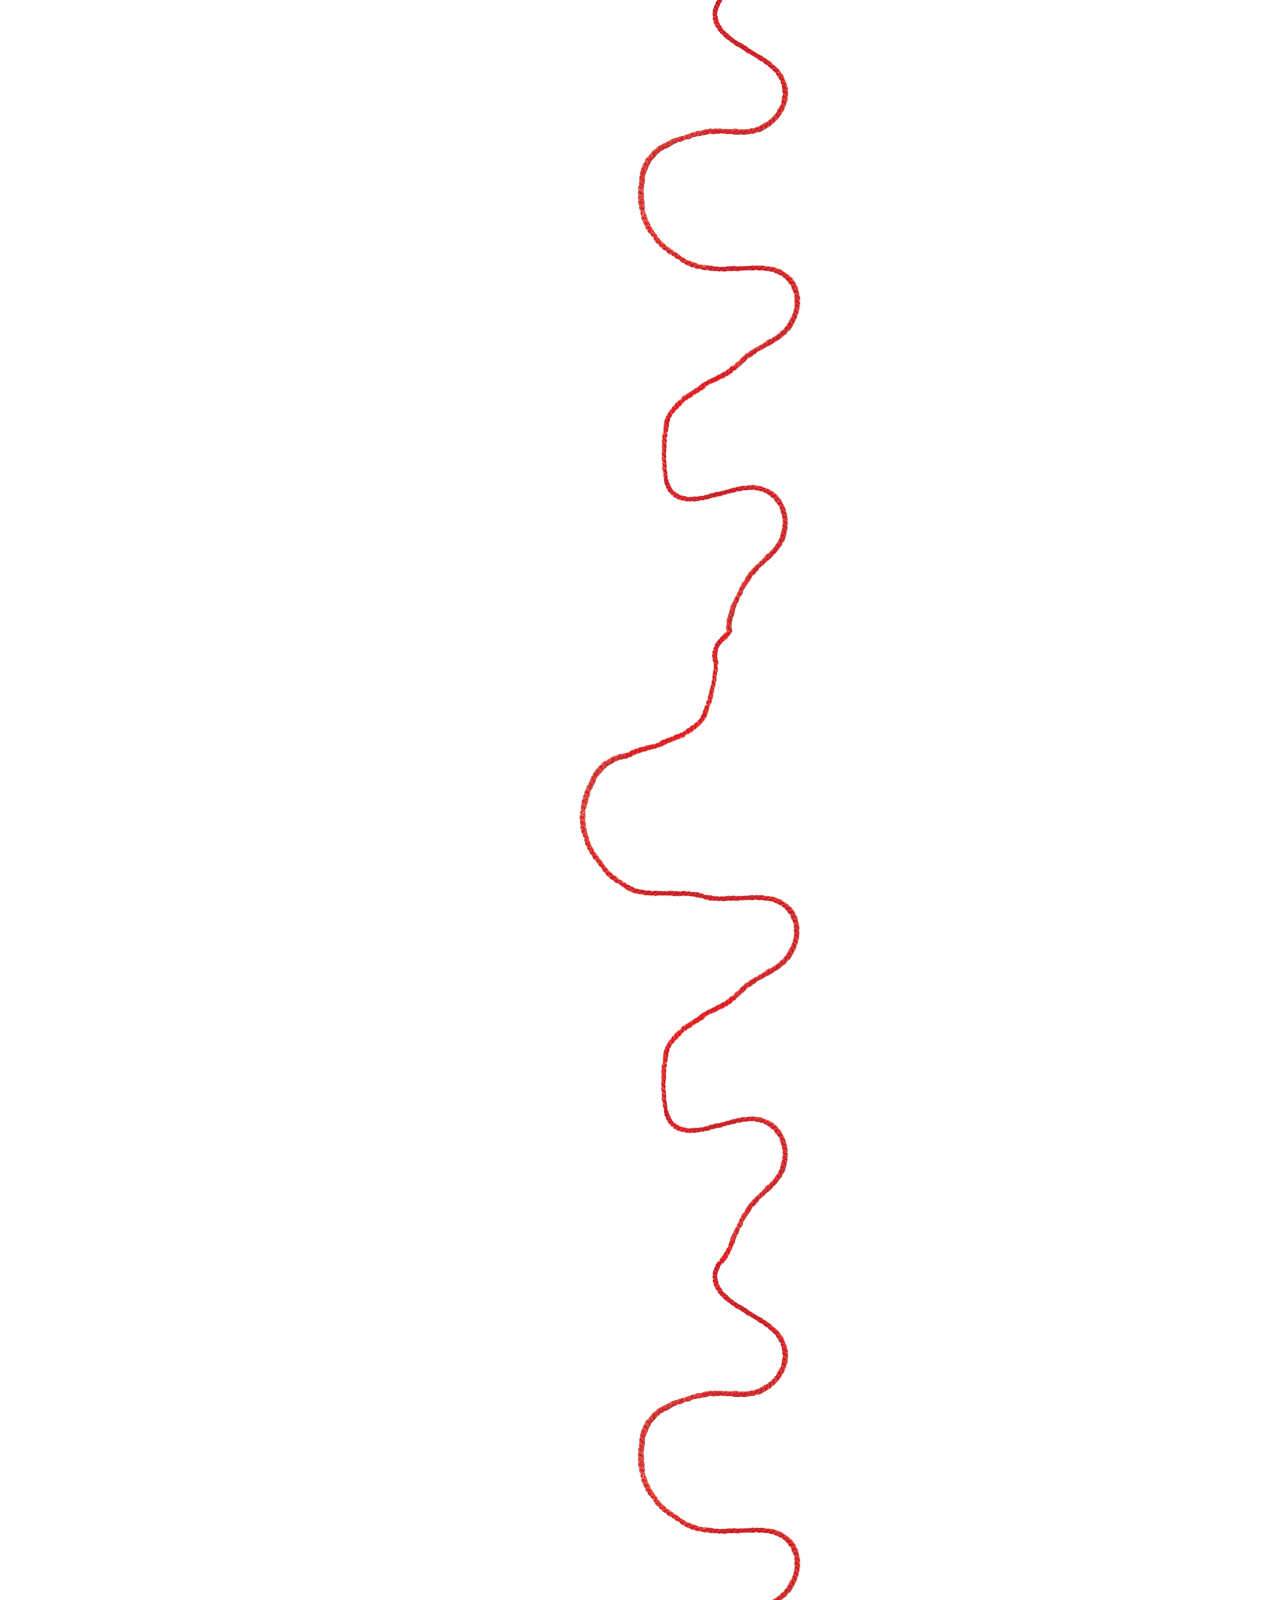
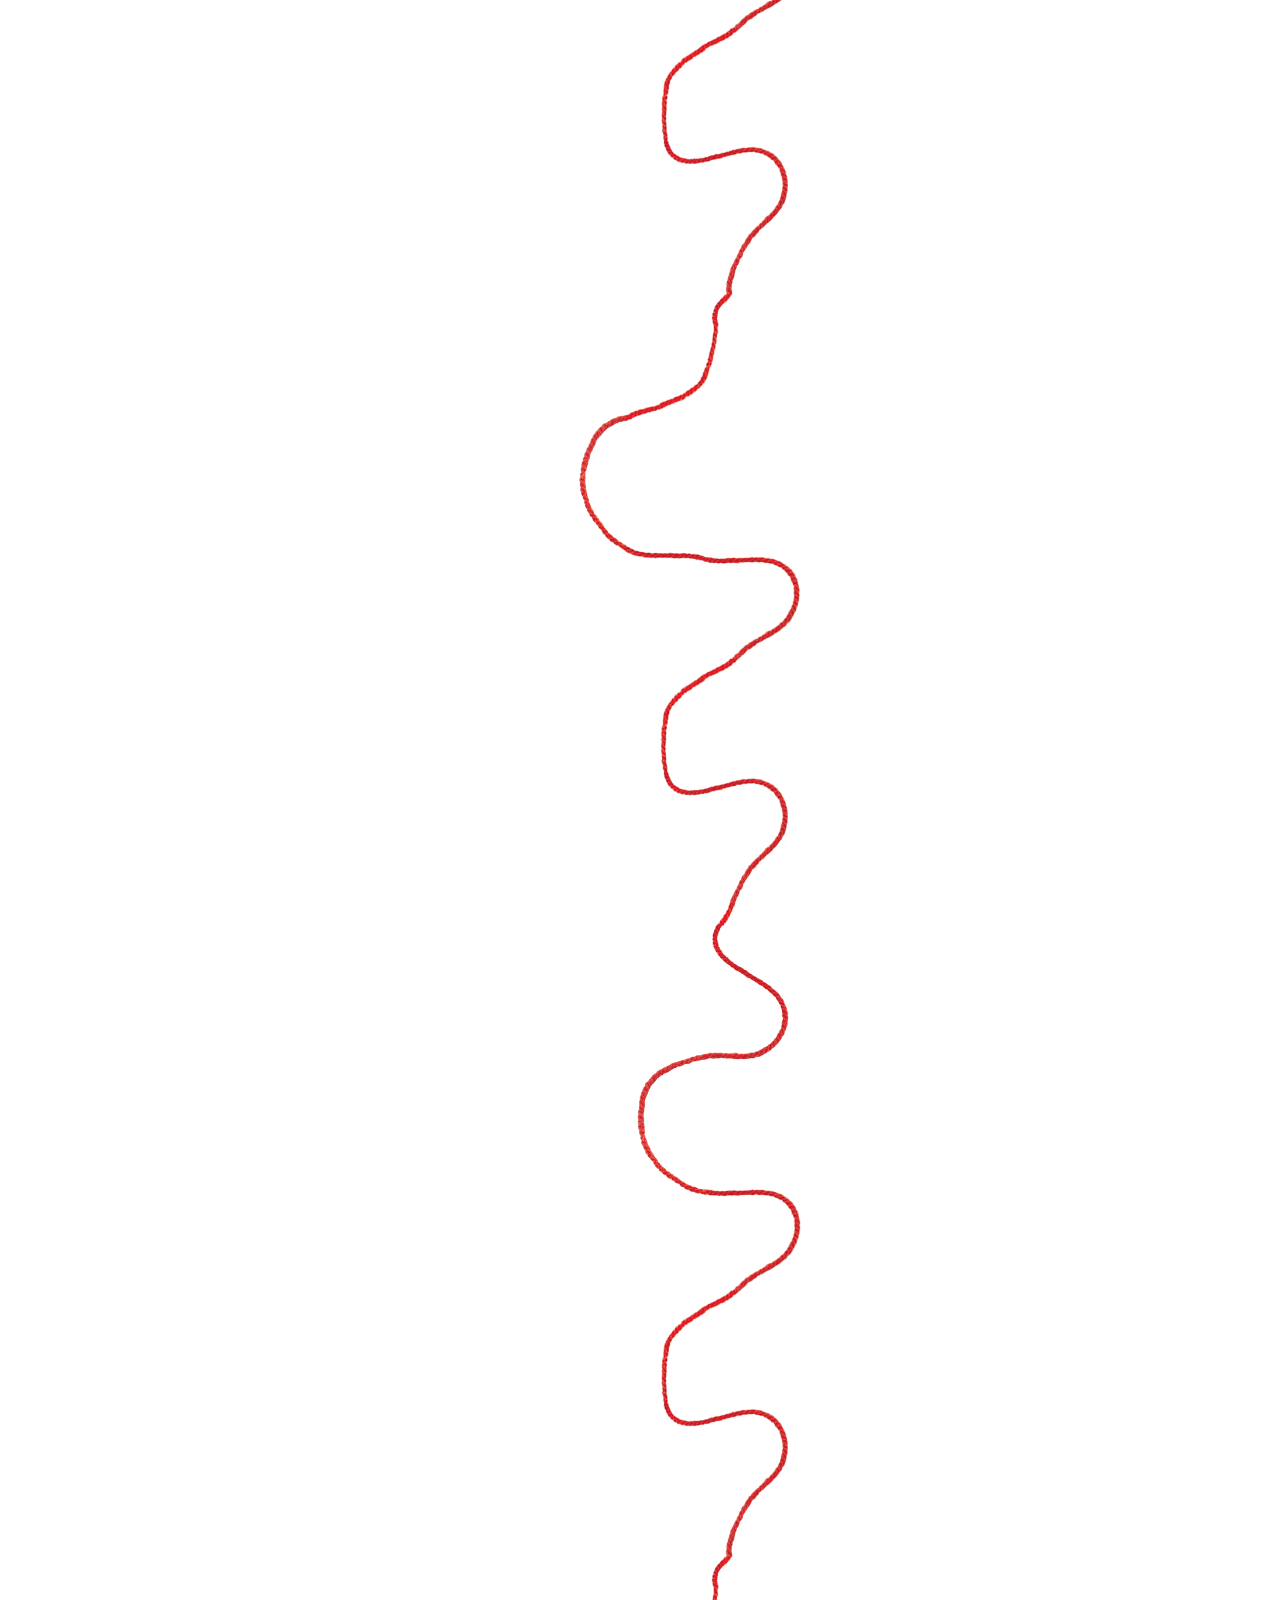
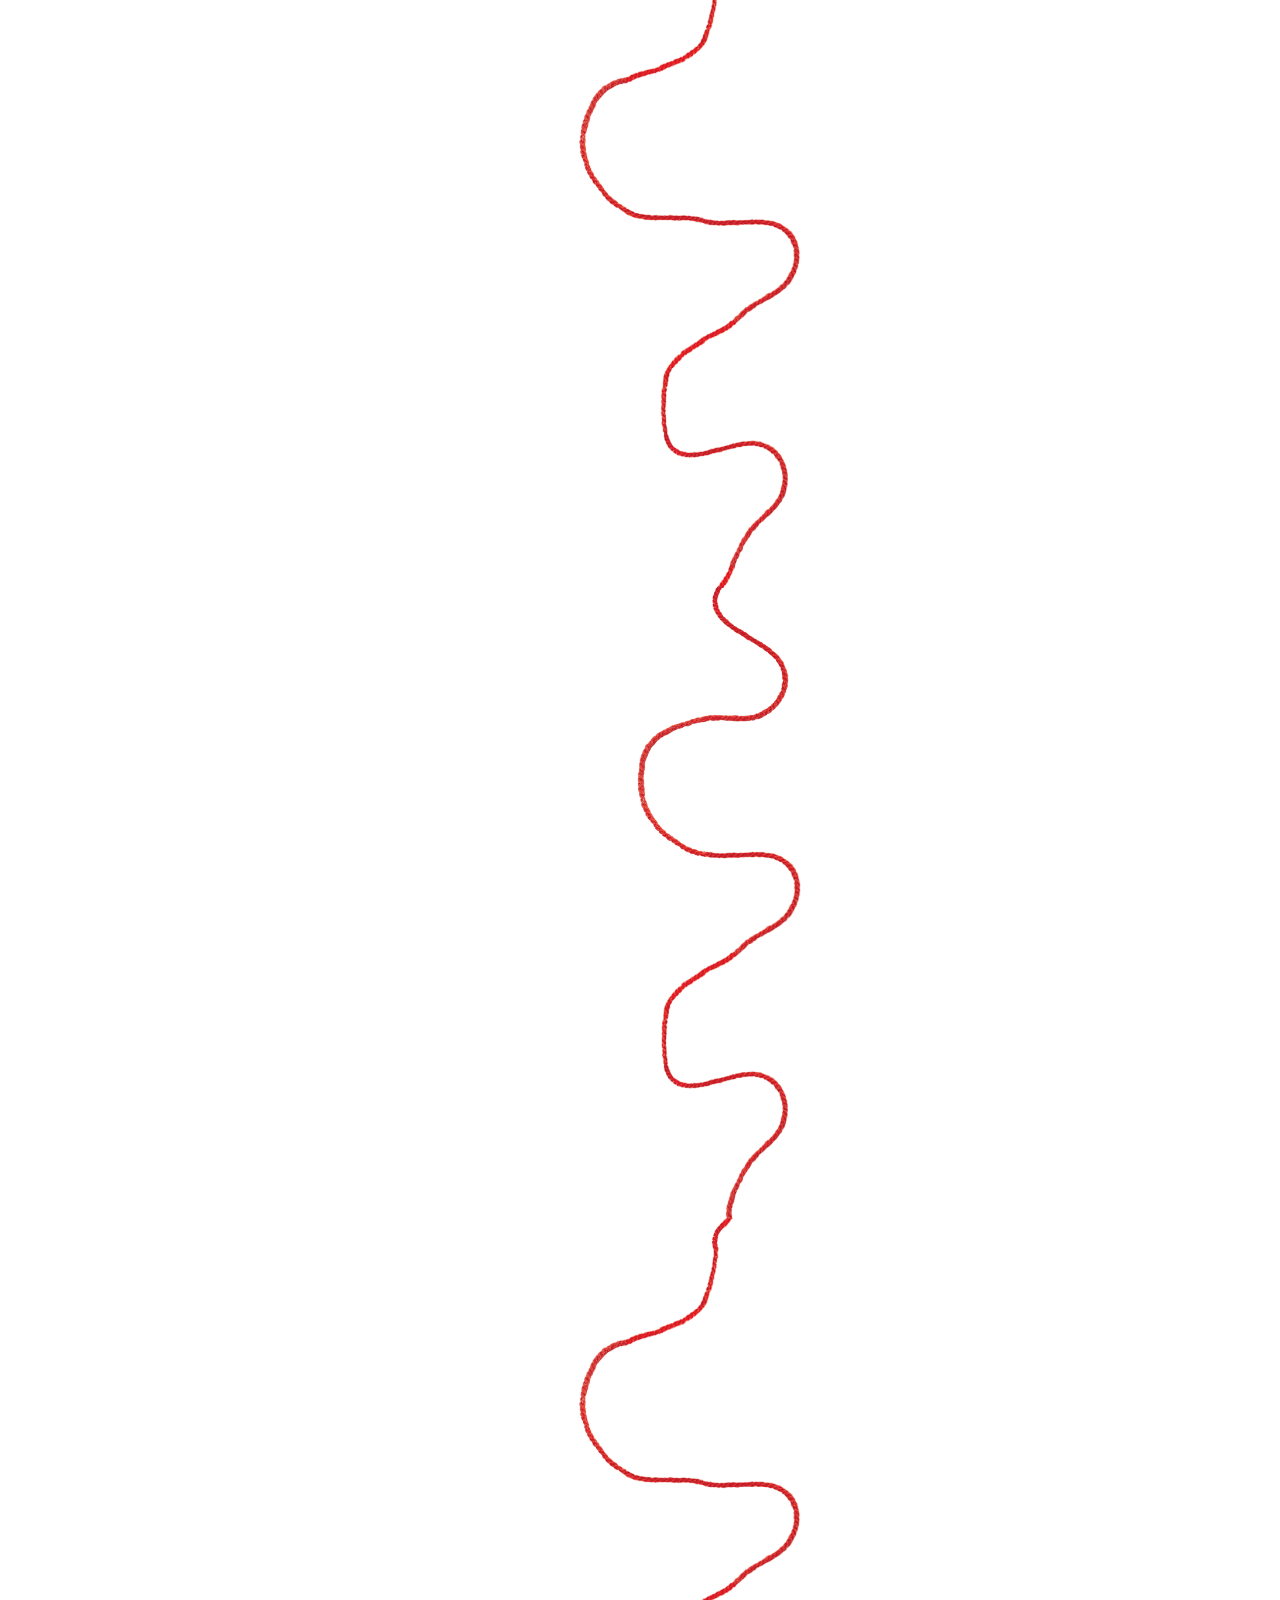
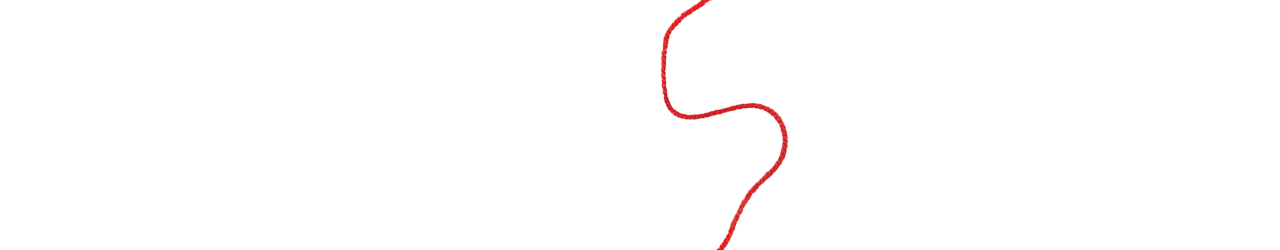
<file: code/Typewriter/index.html>
<!DOCTYPE html>
<html lang="en">
<head>
  <meta charset="UTF-8">
  <meta name="viewport" content="width=device-width, initial-scale=1.0">
  <meta http-equiv="X-UA-Compatible" content="ie=edge">
  <title>Document</title>
  <link rel="stylesheet" href="style.css">
  <link href="https://fonts.googleapis.com/css?family=Special+Elite" rel="stylesheet">


</head>
<body>

  <div class="start_happy"></div>
  <div class="wondering_5"></div>
  <div class="splash"></div>
  <div class="cartman_"></div>
  <div class="cartman_"></div>
  <div class="cartman_"></div>
  <div class="cartman_"></div>

<div id="divID">

  <button type="button" class="scroll-down"  onclick="typewriter();">Down</button>
  <button type="button" class="scroll-up"  onclick="document.getElementById('foo').innerHTML = prevWord();">Up</button>
  <p id="foo" class="text"></p>

</div>



<script type="text/javascript" src="test-script.js"></script>
<script src="http://cdnjs.cloudflare.com/ajax/libs/jquery/2.1.3/jquery.min.js"></script>
<script type="text/javascript" src="scroll.js"></script>

</body>
</html>
</file>
<file: code/customize.css>
* {
  font-family: 'Reenie Beanie', cursive;
  font-size: 25px;
  font-weight: bold;
}

body {
  height: 100vh;
  width: 100vw;
}

/*@media screen and (min-width 414px) {
body + #wrapper {
max-height: 100vh;
max-width: 100vw;
}
}*/
/*MAIN STYLING FOR IMG AND P DONT TOUCH*/

img {
  width: 30%;
  height: 40%;
}

p {
  /*background-color: rgba(235, 127, 127, 0.8);
  border-color: rgb(244, 106, 110);
  border-style: dotted;*/
  display: flex;
  justify-content: center;
  max-width: 600px;
}
/*END*/

/*MEDIA FOR LANDINGPAGE SMALL AND BIG*/

@media screen and (min-width:415px) {
  .landPageSmall {
    display:none;
  }
}

@media screen and (max-width:414px) {
  .landPage {
    display:none;
  }
}
/*END*/

.section {
  position: relative;
  border: none;
}

.landPage, .landPageSmall {
  position: relative;
  width: 100vw;
  height: 100vh;
  margin: 0;
}

/*First page*/

.first {
  background-color: rgb(240, 179, 151);
}

.howdy {
  background-color: rgb(240, 179, 151);
  border: none;
  font-size: 120px;
  margin: 0 auto;
  text-align: center;
  color: #E4E8E5;
}

.startCart {
  height: 60vh;
}

.startCart img {
  position: absolute;
  margin: 0;
  width: 40%;
  height: 50%;
}

@media screen and (max-width:414px) {
  .startCart img {
    position: absolute;
    margin: 0;
    width: 90%;
    height: 60%;
    margin-left: 5%;
  }
}

/*Second page*/

.splash {
  bottom: 1px;
  height: 15%;
  margin: 0;
}

.splash img {
  bottom: 1px;
  position: absolute;
  width: 100vw;
  margin: 0;
  z-index: 1;
}


.second {
  background-color: black;
}

.second p {
  color: white;
  transform: rotate(35deg);
  font-size: 50px;
  margin-left: 45%;
  margin-top: 0;
}

.secCart img {
  bottom: 0;
  position: absolute;
  width: 50vw;
  height: 60%;
  margin: 0;
  z-index: 0;
  left: -50px;
  top: 1%;
}

@media screen and (max-width: 414px) {
  .splash img {
    bottom: 1px;
    position: absolute;
    height: 10vh;
    width: 100vw;
    margin: 0;
    z-index: 1;
  }
}

@media screen and (max-width:414px) {
  .secCart img {
    position: absolute;
    margin: 0;
    width: 65%;
    height: 45%;
    margin-top: 10%;
    margin-left: 5%;
    top: 30%;
  }
  .second p {
    transform: rotate(0deg);
    top: ;
    margin: 10px 30px 380px 30px;
    font-size: 45px;
  }
}

/*third page*/

.third {
  background-color: #34495e;
}

.thirdText {
  margin: auto;
  color: white;
  font-size: 42px;
  z-index: 0;
  text-align: center;
}

.cartThr {
  margin: auto;
  height: auto;
}

.cartThr img{
  position: absolute;
  width: 45%;
  height: 50%;
  margin: 0;
  z-index: 1;
  right: 10px;
  margin-bottom: 5%;
}

.doorDark img {
  z-index: 1;
  right: 0;
  height: 40%;
  width: 40%;
}

@media screen and (min-width:1024px) {
  .doorDark {
    width: 50%;
    height: 50%;
    margin-left: 5%;
  }
  .doorDark img {
    z-index: 1;
    right: 0;
    height: 90%;
    width: 80%;
  }
}

@media screen and (max-width:414px) {
  .cartThr {
    position: absolute;
    margin: 0;
    width: 50%;
    height: 50%;
    margin-top: 5%;
    margin-left: 5%;
    right: 0px;
  }
  .cartThr img {
    position: absolute;
    margin: 0;
    width: 90%;
    height: 90%;
    margin-top: 5%;
    margin-left: 5%;
  }

  .third p {
    margin: 0px 30px 0px 30px;
    font-size: 40px;
  }

  .doorDark  {
    z-index: 1;
    right: 0;
    height: 50vh;
    width: 50vw;
    margin-right: 0;
  }

  .doorDark img  {
    z-index: 1;
    right: 0;
    height: 90%;
    width: 100%;
    margin-right: 0;
  }

}


/*fourth page*/


.fourth {
  background-color: #3498db;
  height: 100%;
}

.wondering3 img {
  position: absolute;
  display: flex;
  bottom: 65%;
  left: 5%;
  height: 30%;
  width: 40%;
}

.red-yarn img {
  position: absolute;
  display: flex;
  left: 40%;
  margin: auto;
  bottom: 0px;
  height: 25%;
  width: 35%;

}

.sowing-table img {
  position: absolute;
  display: flex;
  margin: auto;
  right: 35px;
  top: 5px;
  height: 40%;
  width: 50%;
}

.fourthText {
  font-size: 30px;
  text-align: center;
  margin: auto;
  margin-top: 100px;
  margin-right: 30px;
  margin-left: 10px;
}

@media screen and (min-width: 415px) {
  .sowing-table
  {
    max-height: 5%;
    max-width: 5%;
  }

  .fourthText {
    position: absolute;
    font-size: 35px;
    text-align: center;
    margin: auto;
    right: 30px;
    bottom: 25%;
    color: white;
  }

  .wondering3 img {
    position: absolute;
    display: flex;
    bottom: 22%;
    left: 0.5%;
    height: 55%;
    width: 40%;
  }

  .red-yarn img {
    position: absolute;
    display: flex;
    left: 57.5%;
    margin: auto;
    bottom: 0px;
    height: 25%;
    width: 35%;

  }

}

/*fifth page*/

.kitchen {
  background-image: url(images/kitchen.png);
  background-size: cover;
}

.kitchCart img {
  position: absolute;
  bottom: 0px;
  margin: 0;
  height: 50vh;
  width: 400px;
}

.fifthText {
  background-color: rgba(250, 250, 250, 0.9);
  padding-top: 20px;
  border-radius: 20%;
  position: absolute;
  margin: 0 auto;
  text-align: center;
  color: black;
  font-size: 36px;
  top: 30px;
  margin-left: 10px;
  margin-right: 10px;
}


@media screen and (min-width: 415px) {
  .fifthText {
    background-color: rgba(250, 250, 250, 0.9);
    padding-top: 20px;
    border-radius: 20%;
    position: absolute;
    margin: 0 auto;
    text-align: center;
    color: black;
    font-size: 45px;
    right: 30px;
    top: 30px;
    margin-left: 10px;
    margin-right: 10px;
  }
}


/*SIXTH PAGE*/

.sixth {
  background-color: #1abc9c;
}

.sixthText {
  font-size: 40px;
  margin-left: 10px;
  margin-right: 10px;
  margin-bottom: 25px;
  text-align: center;
}

.angry {
  position: absolute;
  margin: 0 auto;
  height: 110%;
  width: 260%;
  top: -5%;
  left: 10%;

}

.milk {
  position: absolute;
  margin: 0 auto;
  height: 80%;
  width: 70%;
  top: 49%;
  right: 44%;
  transform: rotate(70deg);
}

.milk img {
  height: 60%;
  width: 100%;
}

@media screen and (min-width: 415px) {
  .sixthText {
    font-size: 50px;
    position: absolute;
    margin: 0 2% 0 0;
    right: 10px;
    bottom: 40px;
    text-align: center;
  }

  .angry {
    position: absolute;
    margin: 0px;
    left: 45%;
    top: 2%;
    height: 50%;
    width: 50%;
  }

  .angry img {
    height: 100%;
    width: 100%;

  }

  .milk {
    position: absolute;
    height: 50%;
    width: 50%;
    top: 25%;
    left: -10%;
    transform: rotate(200deg);
  }

  .milk img {
    height: 100%;
    width: 100%;
  }
}

/*SEVENTH PAGE*/

.seventh {
  background-color: #938bb5;
}

.seventhText {
  position: absolute;
  text-align: center;
  top: 10px;
  font-size: 38px;
  text-align: center;
  color: white;
}

.confused {
  position: absolute;
  height: 60%;
  width: 100%;
  bottom: 0px;
}

.confused img {
  position: absolute;
  height: 100%;
  width: 100%;
  bottom: -68px;
}


@media screen and (min-width: 415px) {
  .confused {
    position: absolute;
    height: 60%;
    width: 70%;
    bottom: 0px;
  }

  .seventhText {
    position: absolute;
    text-align: center;
    top: 7%;
    right: 9%;
    font-size: 48px;
    text-align: center;
    color: white;
    margin-top: 0;
  }

}

/*EIGTH PAGE*/

.eigth {
  background-color: #ED8E36;
}

.eigthText {
  font-size: 38px;
  position: absolute;
  text-align: center;
  bottom: -20px;
  color: white;

}

.helpingFishes {
  position: absolute;
  margin: auto;
  top: 2%;
  left: 4%;
  height: 40%;
  width: 100%;
  z-index: 1;

}

.helpingFishes img {
  height: 80%;
  width: 90%;
}

.fishbowl {
  position: absolute;
  height: 30%;
  width: 70%;
  top: 25%;
  z-index: 0;
  left: 15%;
}

.fishbowl img {
  height: 100%;
  width: 100%;
}

@media screen and (min-width: 415px) {

  .eigthText {
    font-size: 45px;
    position: absolute;
    text-align: center;
    bottom: 3%;
    left: 3%;
    color: white;

  }
  .helpingFishes {
    position: absolute;
    margin: auto;
    top: 2%;
    left: 50%;
    height: 40%;
    width: 50%;
    z-index: 1;

  }

  .helpingFishes img {
    height: 80%;
    width: 90%;
  }

  .fishbowl {
    position: absolute;
    height: 30%;
    width: 40%;
    top: 25%;
    z-index: 0;
    left: 55%;
  }


}

/*NINTH PAGE*/

.ninth {
  background-color: #C6EFAB;
}

.ninthText {
  font-size: 100px;
  text-align: center;
  position: absolute;
  bottom: -4%;
  color: black;

}

.wondering7v2 {
  position: absolute;
  top: 1px;
  left: 5%;
  height: 90%;
  width: 90%;
}

.wondering7v2 img {
  height: 100%;
  width: 100%;
}


@media screen and (min-width: 415px) {
  .wondering7v2 {
    position: absolute;
    top: 1px;
    left: 5%;
    height: 90%;
    width: 63%;
  }

  .ninthText {
    font-size: 100px;
    text-align: center;
    position: absolute;
    bottom: -4%;
    right: 5%;
    color: black;

  }

}

/*TENTH PAGE*/

.tenth {
  background-color: salmon;
}

.tenthText {
  position: absolute;
  text-align: center;
  font-size: 36px;
  bottom: 5px;
  margin: 0px;
}

.angryyy {
  position: absolute;
  margin: auto;
  top: 1%;
  height: 40%;
  width: 60%;
  transform: rotate(-10deg);
}
.angryyy img {
  height: 90%;
  width: 90%;
}

.broken-vase {
  position: absolute;
  margin: auto;
  height: 30%;
  width: 40%;
  left: 55%;
  top: 20%;
}

.broken-vase img {
  height: 100%;
  width: 100%;
}

@media screen and (min-width: 415px) {
  .broken-vase {
    top: 10%;
    width: 37%;
    height: 40%;
  }

  .angryyy {
    width: 45%;
    height: 50%;
    top: 5%;
  }

  .tenthText {
    position: absolute;
    text-align: center;
    font-size: 40px;
    color: white;
    margin: 0 auto;
    bottom: 5%;
    left: 20%;
  }

}

/*ELEVENTH PAGE*/

.eleventh {
  background-color: #34495e;
}

.eleventhText {
  position: absolute;
  margin: auto;
  color: white;
  font-size: 50px;
  text-align: center;
  bottom: 5%;
  margin-left: 1.5%;
  margin-right: 1.5%;
}

.searchingflip {
  position: absolute;
  margin: auto;
  height: 50%;
  width: 90%;
  right: 30%;
  top: 30%;
}

.stairs {
  position: absolute;
  margin: auto;
  height: 50%;
  width: 60%;
  top: 3%;
  right: 4%;
}

.searchingflip img {
  height: 100%;
  width: 100%;
}

.stairs img {
  height: 100%;
  width: 100%;
}

@media screen and (min-width: 415px) {
  .stairs {
    position: absolute;
    margin: auto;
    height: 50%;
    width: 45%;
    top: 10%;
    right: 8%;
  }

  .eleventhText {
    position: absolute;
    margin: auto;
    color: white;
    font-size: 80px;
    text-align: center;
    bottom: 4%;
    margin-left: 20%;
    margin-right: 1.5%;
  }
}

/*PAGE TWELVE*/

.twelfth {
  background-color: #7f8c8d;
}

.twelfthText {
  position: absolute;
  margin: auto;
  text-align: center;
  font-size: 34px;
  top: 39%;
  color: #f0efc6;
}

.searchingcart {
  position: absolute;
  margin: auto;
  height: 40%;
  width: 70%;
  bottom: 0;
}

.searchingcart img {
  position: absolute;
  height: 90%;
  width: 80%;
  bottom: 1%;
}

.attic {
  position: absolute;
  margin: auto;
  top: 1px;
  height: 40%;
  width: 95%;
  left: 2%;
}

.attic img {
  height: 100%;
  width: 100%;
}

.spider {
  position: absolute;
  margin: auto;
  height: 25%;
  width: 35%;
  top: 1px;
  left: 1px;
}

.spider img {
  height: 100%;
  width: 100%;
}

@media screen and (min-width: 415px) {
  .spider {
    height: 30%;
    width: 30%;
  }

  .attic {
    position: absolute;
    margin: 0;
    top: 1px;
    height: 40%;
    width: 60%;
    left: 36%;
  }

  .searchingcart {
    width: 45%;
    height: 50%;
  }

  .twelfthText {
    position: absolute;
    margin: auto;
    text-align: center;
    font-size: 50px;
    top: 50%;
    right: 7%;
    color: #f0efc6;
  }
}

/*THIRTENTH PAGE*/

.thirteenth {
  background-color: black;
}

.thirteenthText {
  position: absolute;
  margin: auto;
  color: white;
  font-size: 34px;
  text-align: center;
  bottom: 5%;
  margin-left: 2%;
  margin-right: 2%;


}

.scaredFaceCartman {
  position: absolute;
  margin: auto;
  top: 1%;
  height: 50%;
  width: 80%;
}

.scaredFaceCartman img {
  height: 100%;
  width: 100%;
}

.wardrobe {
  position: absolute;
  margin: auto;
  left: 45%;
  top: 20%;
  height: 30%;
  width: 60%;

}

.wardrobe img {
  height: 100%;
  width: 100%;
}

.rat {
  position: absolute;
  margin: auto;
  top: 53%;
  left: 20%;
  height: 50%;
  width: 80%;
  transform: rotate(40deg);
}

@media screen and (min-width: 415px) {
  .wardrobe {
    left: 55%;
    top: 10%;
    height: 60%;
    width: 40%;
  }

  .rat {
    position: absolute;
    margin: auto;
    top: 95%;
    left: 60%;
    height: 35%;
    width: 50%;
    transform: rotate(40deg);
  }

  .scaredFaceCartman {
    position: absolute;
    margin: auto;
    top: 1%;
    height: 65%;
    width: 70%;
  }
}

.thirteenthText {
  font-size: 42px;
}

/*FOURTENTH PAGE*/

.fourteenth {
  background-color: #E2E1CA;
}

.fourteenthText {
  position: absolute;
  bottom: 30%;
  text-align: center;
  font-size: 38px;
  margin-left: 1%;
  margin-right: 1%;
  border-radius: 100%;
  color: #3B1696;
}

.sneakingScared {
  position: absolute;
  margin: auto;
  height: 40%;
  width: 75%;
  top: 1%;
  left: 10%;

}

.sneakingScared img {
  height: 100%;
  width: 100%;
}

.keyholecat2 {
  position: absolute;
  margin: auto;
  height: 30%;
  width: 60%;
  left: 20%;
  bottom: 4%;


}

.keyholecat2 img {
  border-radius: 100%;
  height: 100%;
  width: 100%;

}

@media screen and (min-width: 415px) {
  .keyholecat2 {
    height: 50%;
    width: 40%;
    bottom: 5%;
    left: 5%;
  }

  .sneakingScared {
    height: 50%;
    width: 60%;
    top: 1%;
    left: 35%;
  }

  .fourteenthText {
    position: absolute;
    text-align: center;
    font-size: 45px;
    border-radius: 100%;
    width: 40%;
    bottom: 4%;
    right: 8%;
    color: #000;
  }
}

/*FIFTEENTH PAGE*/

.fifteenth {
  background-color: #620F1D;
}

.fifteenthText {
  position: absolute;
  margin: auto;
  font-size: 50px;
  text-align: center;
  top: 10%;
  color: #E8DFD7;
}

.terrified {
  position: absolute;
  margin: auto;
  bottom: 1px;
  height: 50%;
  width: 100%;
}

.terrified img {
  height: 100%;
  width: 100%;
}

@media screen and (min-width: 415px) {
  .terrified {
    width: 60%;
  }

  .fifteenthText {
    position: absolute;
    margin: auto;
    font-size: 65px;
    text-align: center;
    top: 10%;
    right: 6%;
    color: #E8DFD7;
  }
}

/*SIXTEENTH PAGE*/

.sixteenth {
  background-color: #34344E;
}

.sixteenthText {
  position: absolute;
  margin: auto;
  font-size: 48px;
  right: 20%;
  top: 19%;
  max-width: 15%;
  height: 50%;
  text-align: center;
  color: #E2E4BE;
}

.wondering5 {
  position: absolute;
  margin: auto;
  top: 1px;
  height: 50%;
  width: 60%;
}

.wondering5 img {
  height: 100%;
  width: 100%;

}

.hand-open {
  position: absolute;
  margin: auto;
  bottom: 0px;
  height: 40%;
  width: 100%;
}

.hand-open img {
  height: 100%;
  width: 100%;

}

@media screen and (min-width: 415px) {
  .hand-open {
    position: absolute;
    margin: auto;
    bottom: 0px;
    right: 0px;
    height: 40%;
    width: 50%;
  }

  .hand-open img {
    border-top-left-radius: 25%;
  }

  .wondering5 {
    position: absolute;
    margin: auto;
    top: 50px;
    height: 60%;
    width: 50%;
  }

  .sixteenthText {
    position: absolute;
    margin: auto;
    font-size: 60px;
    right: 20%;
    top: 10%;
    max-width: 15%;
    height: 50%;
    text-align: center;
    color: #E2E4BE;
  }
}

/*SEVENTEENTH PAGE*/

.seventeenth {
  background-color: rgb(139, 203, 113);
}

.seventeenthText {
  font-size: 30px;
  position: absolute;
  bottom: 1%;
  left: 4%;
  width: 60%;
  text-align: center;
}

.cart7 {
  position: absolute;
  top: 3%;
  right: 20%;
  height: 50%;
  width: 60%;
}

.cart7 img {
  width: 100%;
  height: 100%;
}

.vaseFall {
  position: absolute;
  right: 5%;
  bottom: 5%;
  height: 30%;
  width: 30%;
}

.vaseFall img {
  width: 100%;
  height: 100%;
}

@media screen and (min-width: 415px) {
  .vaseFall {
    height: 50%;
  }

  .seventeenthText {
    font-size: 43px;
  }

  .cart7 {
    position: absolute;
    top: 3%;
    right: 45%;
    height: 55%;
    width: 45%;
  }
}


/*EIGHTEENTH*/

.eigthteenth {
  background-color: #000;
}

.eigthteenText {
  font-size: 34px;
  position: absolute;
  margin: 2%;
  left: 2%;
  bottom: 27%;
  width: 90%;
  text-align: center;
  color: white;
}

.cart8 {
  position: absolute;
  margin: 0;
  top: 1%;
  right: 20%;
  height: 45%;
  width: 55%;
}

.cart8 img {
  width: 100%;
  height: 100%;
}

.vase8 {
  position: absolute;
  right: 5%;
  bottom: 1%;
  height: 30%;
  width: 50%;
}

.vase8 img {
  width: 100%;
  height: 100%;
}

.yarn8 {
  position: absolute;
  left: 10%;
  bottom: 9%;
  height: 15%;
  width: 25%;
}

.yarn8 img {
  width: 100%;
  height: 100%;
}

@media screen and (min-width: 415px) {
  .eigthteenText {
    font-size: 40px;
    bottom: 18%;
  }
  .cart8 {
    position: absolute;
    margin: 0;
    top: 1%;
    right: 20%;
    height: 50%;
    width: 50%;
  }

  .vase8 {
    position: absolute;
    right: 5%;
    bottom: 1%;
    height: 35%;
    width: 45%;
  }

}

/*NINETEENTH*/

.nineteenth {
  background-color: rgb(55, 198, 189);
}

.nineteenthText {
  font-size: 30px;
  color: white;
  position: absolute;
  top: 1%;
  margin: 3%;
  text-align: center;
}

.cat9 {
  height: 40%;
  width: 60%;
  position: absolute;
  right: 1%;
  bottom: 2%;
}

.cat9 img {
  width: 100%;
  height: 100%;
}

.cart9 {
  position: absolute;
  bottom: 10%;
  left: 4%;
  height: 40%;
  width: 50%;
}

.cart9 img {
  width: 100%;
  height: 100%;
}

@media screen and (min-width: 415px) {
  .nineteenthText {
    font-size: 41px;
    position: absolute;
    margin-top: 5%;
    text-align: center;
    width: 45%;
  }

  .cart9 {
    position: absolute;
    bottom: 50%;
    left: 57%;
    height: 40%;
    width: 40%;
  }

  .cat9 {
    height: 40%;
    width: 50%;
    position: absolute;
    right: 8%;
    bottom: 2%;
  }

}

/*TWENTIETH*/
.lastPage {
  background-color: rgb(231, 87, 125);
}

.textLast {
  position: absolute;
  font-size: 50px;
  text-align: center;
  color: white;
  margin: auto;
  padding: 3%;
  top: 1px;
  margin-bottom: 10%;
}

.end {
  position: absolute;
  font-size: 60px;
  color: white;
  margin: auto;
  padding: 5%;
  bottom: 1px;
  text-align: center;
}

.cartmanandcat {
  position: absolute;
  margin: auto;
  top: 32%;
  left: 19%;
  height: 40%;
  width: 60%;
}

.cartmanandcat img {
  height: 100%;
  width: 100%;
}

@media screen and (min-width: 415px) {
  .cartmanandcat {
    position: absolute;
    font-size: 41px;
    position: absolute;
    left: 1%;
    top: 20%;
    width: 45%;
    height: 60%;
  }

  .textLast {
    position: absolute;
    bottom: 10%;
    left: 45%;
    height: 40%;
    width: 40%;
  }

  .end {
    height: 40%;
    width: 50%;
    position: absolute;
    right: 6%;
    bottom: 1%;

  }

}
</file>
<file: code/RIKTIG KOD/styles/style.css>
/* WEBSITE STYLES */
body {
  background-image: url("bgYarn.png");

  background-position: center;
  background-repeat: repeat-y;
  height: 5000px;

}


.bottom {
  background-image: url(oldPaper.png);
  background-repeat: no-repeat;
  background-position: center;
  background-size: contain;
  max-width: 750px;
  height: 650px;
  bottom: -340px;
  margin: 0 auto;
  position: fixed;
    /* center the element */
  right: 0;
  left: 0;
  margin-right: auto;
  margin-left: auto;
}


/* TYPEWRITER */

.text {

  width: 200px;
}
.typewriter {
  display: flex;
  justify-content: center;
}

.typewriter .text {
  padding-top: 5px;
  color: #000;
  font-family: monospace;
  overflow: hidden; /* Ensures the content is not revealed until the animation */
  border-right: .15em solid orange; /* The typwriter cursor */
  white-space: nowrap; /* Keeps the content on a single line */
  margin: 0 auto; /* Gives that scrolling effect as the typing happens */
  letter-spacing: .15em; /* Adjust as needed */
  animation:
    typing 2.5s steps(30, end),
    blink-caret .5s step-end infinite;
}

/* The typing effect */
@keyframes typing {
  from { width: 0 }
  to { width: 200px; }
}

/* The typewriter cursor effect */
@keyframes blink-caret {
  from, to { border-color: transparent }
  50% { border-color: orange }
}
</file>
<file: code/Typewriter/style.css>
@keyframes bgYarn {
  from {
    height: 0px;
    opacity: 0;
  }
  to {
    height: 5000px;
    opacity: 1;
  }
}

body {
  background-image: url("bgYarn.png");
  font-family: "Courier New", Monospace;
  color: #000;
  font-family: 'Special Elite', cursive;
  font-weight: lighter;
  background-position: center;
  background-repeat: repeat-y;
  background-size: contain;
  height: 5000px;
  margin: 0;
  opacity: 0;
  animation-name: bgYarn;
  animation-duration: 2s;
  animation-iteration-count: 1;
  animation-fill-mode: forwards;
  transform: translateY(ty);
  /*overflow: hidden; */ /* SHOWN ON PRESENTATION */

}
/*LADNINGPAGE */
@keyframes start_happy {
  from
  {
    transform: rotate(20deg);
    margin-left: -20%;
  }
  to
  {
    transform: rotate(-20deg);
    margin-left: 100px;
  }
}
.start_happy {
  background-image: url(../cartman/startHappy.png);
  background-size: contain;
  background-repeat: no-repeat;
  height: 300px;
  width: 300px;
  margin-left: 100px;
  margin-top: 50px;
  animation-name: start_happy;
  animation-duration: 4s;
  animation-fill-mode: forwards;
}
/*PAGE TWO*/


@keyframes wondering_5  {
  from
  {
    height: 200px;
    width: 200px;
    margin-right: -20%;
    transform: rotate(180deg);
  }
  to
  {
    height: 400px;
    width: 400px;
    margin-right: 120px;
    transform: rotate(20deg);
  }
}
.wondering_5-animate {
  animation-name: wondering_5;
  animation-duration: 3s;
  animation-fill-mode: forwards;
  display: flex;
  justify-content: flex-end;
  margin: auto;
  background-image: url(../cartman/wondering5.png);
  background-size: contain;
  background-repeat: no-repeat;
  border-radius: 50%;
  /*height: 400px;
  width: 400px;*/
  margin-top: 200px;
}


@keyframes splash {
  from
  {
    transform: rotate(180deg);
    height: 5px;
    margin-left: -20%;

  }
  to
  {
    transform: rotate(10deg);
    height: 250px;
    margin-left: 100px;
  }
}
.splash-animate {
  animation-name: splash;
  animation-duration: 2s;
  animation-fill-mode: forwards;
  background-image: url(../images/splash.png);
  background-size: contain;
  background-repeat: no-repeat;
  margin-top: -20%;
}



/*PUSH DOWN OCH TYPEWRITER*/
.text {
  max-height: 30%;
  background-size: contain;
  font-size: 22px;
  margin: 0px 40px 0px 40px;
  padding: 2em;
  line-height: 1.5em;
}

#divID {
  background-image: url("oldPaper.png");
  background-repeat:  no-repeat;
  background-position: center;
  background-size: contain;
  height: 610px;
  max-width: 900px;
  bottom: -340px;
  margin: 0 auto;
  position: fixed;
    /* center the element */
  right: 0;
  left: 0;
  margin-right: auto;
  margin-left: auto;
}

.first {
    width: 100%;
    height: 400px;
    background: black;
}

.second {
    width: 100%;
    height: 400px;
    background: blue;

}
.third {
    width: 100%;
    height: 400px;

}
/*MEDIA RESPONSIVE*/

@media only screen and (min-width : 569px) and (max-width : 1024px) {

  .text {
    font-size: 18px;
    margin-top: 60px;
  }

  #divID {
    background-image: url("oldPaper.png");
    background-repeat:  no-repeat;
    background-position: center;
    background-size: contain;
    height: 650px;
    max-width: 900px;
    bottom: -240px;
    margin: 0 auto;
    position: fixed;
    right: 0;
    left: 0;
    margin-right: auto;
    margin-left: auto;
  }

}


@media only screen and (min-width: 320px) and (max-width: 568px) {
  .text {
    font-size: 12px;

    margin: 20px 20px 0px 20px;
  }

#divID {
  background-image: url("oldPaper.png");
  background-repeat:  no-repeat;
  background-position: center;
  background-size: contain;
  height: 300px;
  max-width: 900px;
  bottom: -50px;
  margin: 0 auto;
  position: fixed;
    /* center the element */
  right: 0;
  left: 0;
  margin-right: auto;
  margin-left: auto;

}




/*@media screen and (min-width: 1200px) {
  .text {
    font-size: 18px;
    margin-top: 60px;
  }

}*/
</file>
